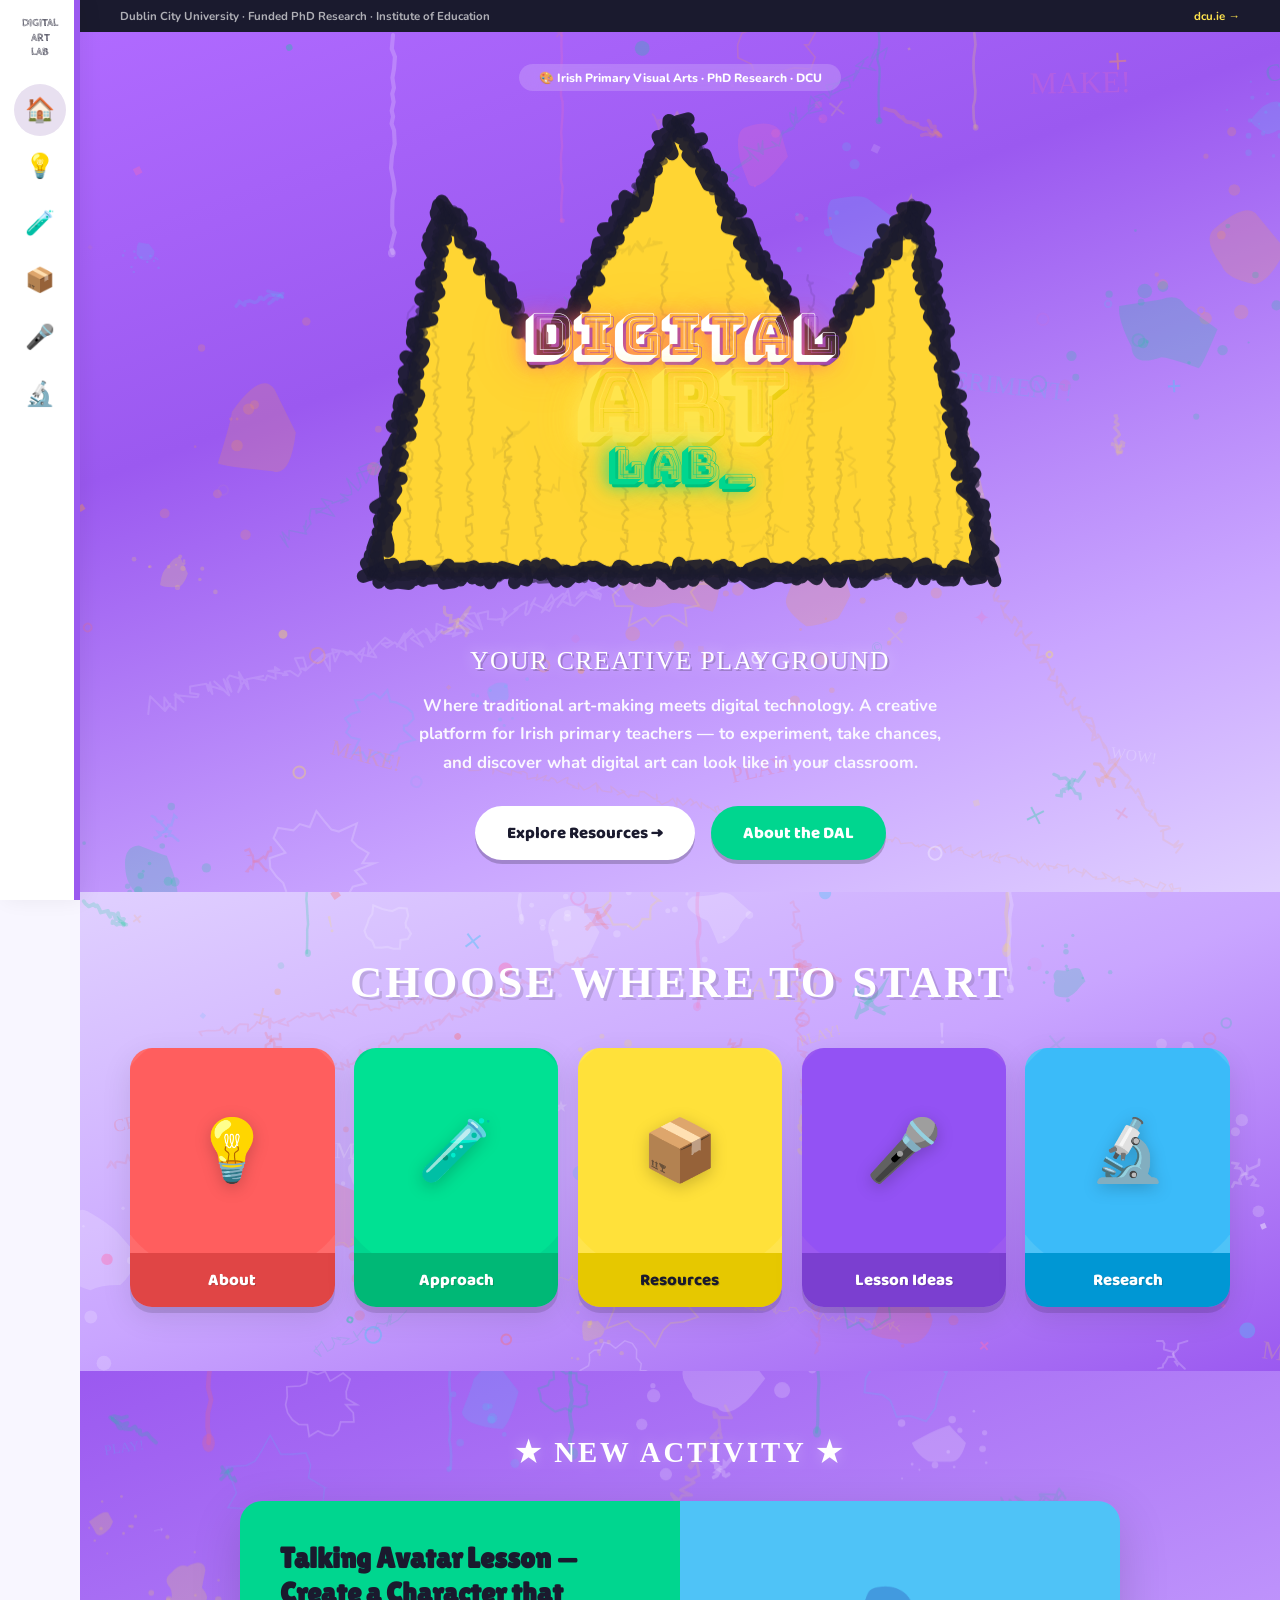
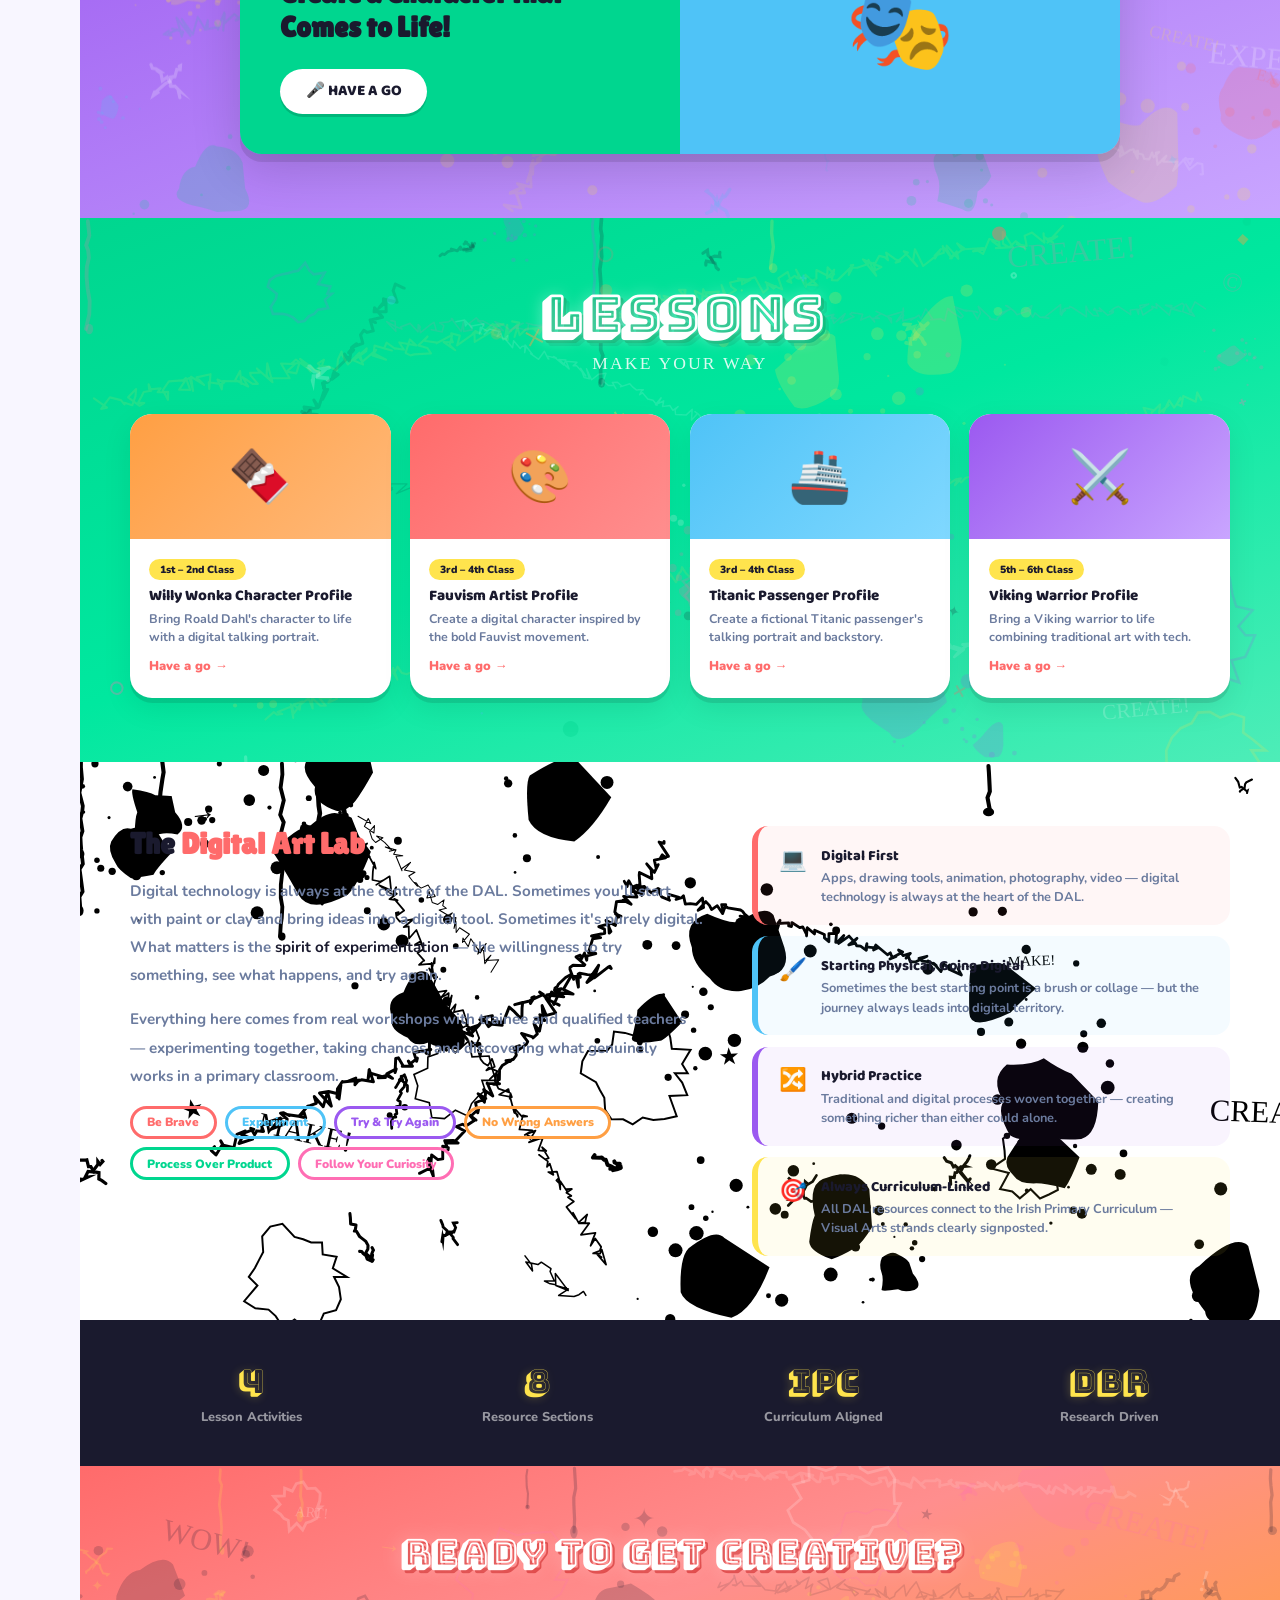
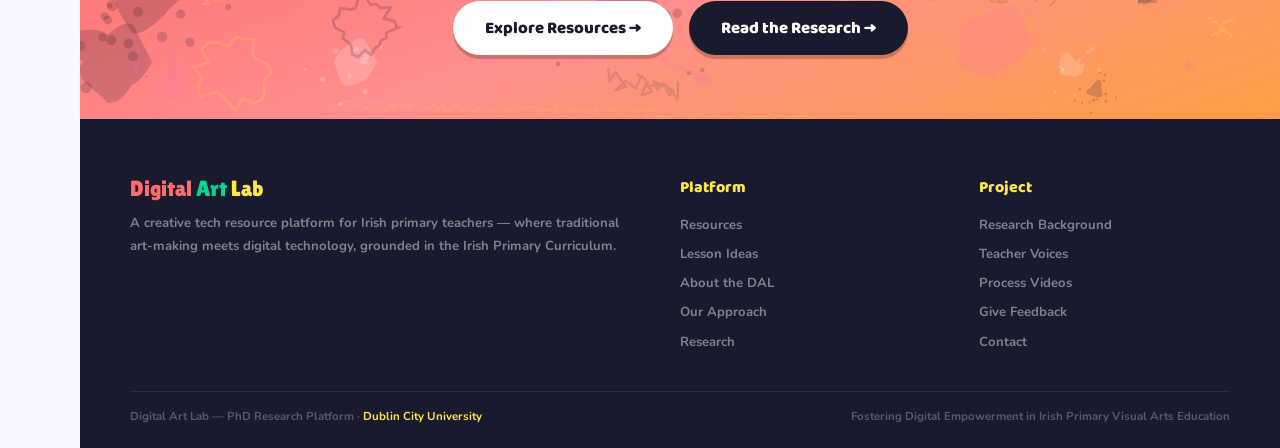
<file: index.html>
<!DOCTYPE html>
<html lang="en">
<head>
<meta charset="UTF-8">
<meta name="viewport" content="width=device-width, initial-scale=1.0">
<title>Digital Art Lab — Your Creative Playground</title>
<link rel="preconnect" href="https://fonts.googleapis.com">
<link href="https://fonts.googleapis.com/css2?family=Baloo+2:wght@600;700;800&family=Nunito:wght@400;600;700;800;900&family=Lilita+One&family=Bungee+Shade&family=Permanent+Marker&family=Cabin+Sketch:wght@700&family=Rubik+Mono+One&display=swap" rel="stylesheet">
<style>
:root{--purple:#9B59F0;--purple-dark:#7B3FD0;--purple-light:#C9A5FF;--green:#00D68F;--green-dark:#00B876;--blue:#4FC3F7;--blue-dark:#0097D4;--coral:#FF6B6B;--coral-dark:#E04545;--yellow:#FFE44D;--yellow-dark:#E6C800;--orange:#FF9F43;--pink:#FF6EB4;--navy:#1A1A2E;--white:#FFFFFF;--bg:#F8F6FF}
*,*::before,*::after{box-sizing:border-box;margin:0;padding:0}html{scroll-behavior:smooth}body{font-family:'Nunito',sans-serif;background:var(--bg);color:var(--navy);overflow-x:hidden}a{text-decoration:none;color:inherit}

.sidebar{position:fixed;left:0;top:0;bottom:0;width:80px;background:var(--white);z-index:200;display:flex;flex-direction:column;align-items:center;padding:1rem 0;box-shadow:4px 0 20px rgba(0,0,0,.06)}
.sidebar::after{content:'';position:absolute;right:0;top:0;bottom:0;width:6px;background:var(--purple)}
.sidebar-logo{font-family:'Cabin Sketch',cursive;font-size:.7rem;text-align:center;line-height:1.3;color:var(--navy);margin-bottom:1.5rem;font-weight:700}.sidebar-logo span{display:block}
.sidebar-nav{display:flex;flex-direction:column;align-items:center;gap:.3rem;list-style:none;flex:1}
.sidebar-nav a{width:52px;height:52px;border-radius:50%;display:flex;align-items:center;justify-content:center;font-size:1.5rem;transition:all .25s;position:relative;color:var(--navy)}
.sidebar-nav a:hover{background:var(--purple-light);transform:scale(1.15)}.sidebar-nav a.active{background:#E8E0F0}
.sidebar-nav a .tip{position:absolute;left:68px;background:var(--navy);color:var(--white);padding:.3rem .8rem;border-radius:8px;font-size:.68rem;font-weight:800;white-space:nowrap;opacity:0;pointer-events:none;transition:all .2s;transform:translateX(-5px);z-index:999}
.sidebar-nav a:hover .tip{opacity:1;transform:translateX(0)}
.main{margin-left:80px}
.dcu-bar{background:var(--navy);padding:.5rem 2.5rem;display:flex;align-items:center;justify-content:space-between;font-size:.72rem;color:rgba(255,255,255,.65);font-weight:700}.dcu-bar a{color:var(--yellow)}

/* HERO */
.hero{position:relative;min-height:95vh;display:flex;flex-direction:column;align-items:center;justify-content:center;text-align:center;overflow:hidden;background:linear-gradient(160deg,#B06AFF 0%,#9B59F0 35%,#C9A5FF 75%,#E0D0FF 100%);padding:2rem}
#heroBg{position:absolute;inset:0;width:100%;height:100%;z-index:0;pointer-events:none}
#heroAnim{position:absolute;inset:0;width:100%;height:100%;z-index:1;pointer-events:none}
.hero-content{position:relative;z-index:2;display:flex;flex-direction:column;align-items:center}
.dcu-badge{display:inline-block;background:rgba(255,255,255,.18);backdrop-filter:blur(10px);padding:.35rem 1.2rem;border-radius:50px;font-size:.75rem;font-weight:800;color:var(--white);margin-bottom:.5rem;animation:fadeUp .6s ease both}

/* CROWN + LOGO — the crown IS the logo container */
.crown-container{position:relative;width:clamp(340px,65vw,700px);aspect-ratio:1.3;margin:0 auto .5rem}
#crownCanvas{position:absolute;inset:0;width:100%;height:100%}
.crown-text{position:absolute;inset:0;display:flex;flex-direction:column;align-items:center;justify-content:center;z-index:2;padding-top:8%}
.logo-digital{font-family:'Bungee Shade',cursive;font-size:clamp(1.8rem,4.5vw,3.8rem);display:block;line-height:1;color:#fff;text-shadow:0 0 15px #FF6B6B,0 0 30px #FF6B6Baa,0 0 60px #FF6B6B55,3px 3px 0 var(--purple-dark);animation:logoIn .8s ease both}
.logo-art{font-family:'Bungee Shade',cursive;font-size:clamp(2.8rem,7vw,5.5rem);display:block;line-height:.85;color:var(--yellow);text-shadow:0 0 15px #FFE44D,0 0 30px #FFE44Dcc,0 0 60px #FFE44D55,4px 4px 0 var(--yellow-dark);animation:logoIn .8s .15s ease both;opacity:0}
.logo-lab{font-family:'Bungee Shade',cursive;font-size:clamp(1.4rem,3.5vw,2.8rem);display:block;line-height:1.1;color:var(--green);text-shadow:0 0 15px #00D68F,0 0 30px #00D68Faa,0 0 60px #00D68F55,3px 3px 0 var(--green-dark);animation:logoIn .8s .3s ease both;opacity:0}
@keyframes logoIn{from{opacity:0;transform:translateY(25px) scale(.92)}to{opacity:1;transform:translateY(0) scale(1)}}
@keyframes neonFlicker{0%,18%,22%,25%,53%,57%,100%{opacity:1}20%,24%,55%{opacity:.7}}
.crown-text{animation:neonFlicker 5s ease-in-out infinite}

.hero-tagline{font-family:'Permanent Marker',cursive;font-size:clamp(1rem,2.2vw,1.6rem);color:var(--white);letter-spacing:.06em;text-shadow:0 0 15px rgba(255,255,255,.5),2px 2px 0 rgba(0,0,0,.2);animation:fadeUp .8s .5s ease both;opacity:0}
.hero-desc{font-size:1.05rem;line-height:1.7;color:rgba(255,255,255,.92);max-width:540px;margin:1rem auto 1.8rem;font-weight:700;animation:fadeUp .8s .65s ease both;opacity:0}
.hero-btns{display:flex;gap:1rem;justify-content:center;flex-wrap:wrap;animation:fadeUp .8s .8s ease both;opacity:0}
@keyframes fadeUp{from{opacity:0;transform:translateY(25px)}to{opacity:1;transform:translateY(0)}}
.btn{padding:.85rem 2rem;border-radius:50px;font-family:'Baloo 2',cursive;font-size:1.05rem;font-weight:800;border:none;cursor:pointer;transition:all .25s;display:inline-flex;align-items:center;gap:.5rem;box-shadow:0 4px 0 rgba(0,0,0,.2)}
.btn:hover{transform:translateY(-3px);box-shadow:0 7px 0 rgba(0,0,0,.15)}.btn:active{transform:translateY(1px);box-shadow:0 2px 0 rgba(0,0,0,.2)}
.btn-white{background:var(--white);color:var(--navy)}.btn-green{background:var(--green);color:var(--white)}.btn-navy{background:var(--navy);color:var(--white)}

/* CHOOSE */
.choose-section{background:linear-gradient(160deg,#E0D0FF,#C9A5FF 50%,#9B59F0);padding:4rem 2.5rem;text-align:center;position:relative;overflow:hidden}
.choose-section canvas{position:absolute;inset:0;width:100%;height:100%;pointer-events:none}
#chooseBg{z-index:0}#chooseAnim{z-index:1}
.choose-title{font-family:'Permanent Marker',cursive;font-size:clamp(1.5rem,3.5vw,2.8rem);color:var(--white);letter-spacing:.06em;margin-bottom:2.5rem;text-shadow:3px 3px 0 rgba(0,0,0,.12);position:relative;z-index:2}
.choose-grid{display:grid;grid-template-columns:repeat(5,1fr);gap:1.2rem;max-width:1100px;margin:0 auto;position:relative;z-index:2}
.choose-card{border-radius:22px;overflow:hidden;transition:all .3s cubic-bezier(.34,1.56,.64,1);cursor:pointer;display:block;box-shadow:0 6px 0 rgba(0,0,0,.12),0 10px 30px rgba(0,0,0,.1)}
.choose-card:hover{transform:translateY(-12px) rotate(-2deg) scale(1.05);box-shadow:0 14px 0 rgba(0,0,0,.08),0 22px 50px rgba(0,0,0,.15)}
.cc-vis{aspect-ratio:1;display:flex;align-items:center;justify-content:center;position:relative;overflow:hidden}
.cc-vis .em{font-size:3.8rem;z-index:1;transition:transform .3s;filter:drop-shadow(0 4px 8px rgba(0,0,0,.2))}.choose-card:hover .em{transform:scale(1.25) rotate(8deg)}
.cc-blob{position:absolute;width:120%;height:120%;border-radius:40%;opacity:.25;animation:cBlob 6s ease-in-out infinite}
@keyframes cBlob{0%,100%{transform:translate(-10%,-10%) rotate(0deg)}50%{transform:translate(5%,5%) rotate(180deg)}}
.cc-lbl{padding:.85rem;font-family:'Baloo 2',cursive;font-size:1.05rem;font-weight:800;color:var(--white);text-shadow:1px 1px 0 rgba(0,0,0,.15)}
.cc-1 .cc-vis{background:var(--coral)}.cc-1 .cc-blob{background:#FF3B3B}.cc-1 .cc-lbl{background:var(--coral-dark)}
.cc-2 .cc-vis{background:var(--green)}.cc-2 .cc-blob{background:#00FF9F}.cc-2 .cc-lbl{background:var(--green-dark)}
.cc-3 .cc-vis{background:var(--yellow)}.cc-3 .cc-blob{background:#FFD700}.cc-3 .cc-lbl{background:var(--yellow-dark);color:var(--navy)}
.cc-4 .cc-vis{background:var(--purple)}.cc-4 .cc-blob{background:#7B3FFF}.cc-4 .cc-lbl{background:var(--purple-dark)}
.cc-5 .cc-vis{background:var(--blue)}.cc-5 .cc-blob{background:#00A5FF}.cc-5 .cc-lbl{background:var(--blue-dark)}

/* FEATURED */
.featured{background:linear-gradient(160deg,#9B59F0,#C9A5FF);padding:4rem 2.5rem;text-align:center;position:relative;overflow:hidden}
.featured canvas{position:absolute;inset:0;width:100%;height:100%;pointer-events:none;z-index:0}
.featured-label{font-family:'Permanent Marker',cursive;font-size:clamp(1.2rem,2.5vw,1.8rem);color:var(--white);letter-spacing:.1em;margin-bottom:2rem;text-shadow:0 0 15px rgba(255,255,255,.3);position:relative;z-index:2}
.featured-card{max-width:880px;margin:0 auto;display:grid;grid-template-columns:1fr 1fr;border-radius:22px;overflow:hidden;box-shadow:0 8px 0 rgba(0,0,0,.1),0 15px 50px rgba(0,0,0,.15);position:relative;z-index:2}
.fc-text{background:var(--green);padding:2.5rem;display:flex;flex-direction:column;justify-content:space-between;text-align:left;gap:1.5rem}
.fc-text h3{font-family:'Lilita One',cursive;font-size:1.8rem;color:var(--navy);line-height:1.2}
.fc-vis{background:var(--blue);display:flex;align-items:center;justify-content:center;font-size:5.5rem;min-height:240px}
.fc-vis .fl-em{animation:emFloat 3s ease-in-out infinite}
@keyframes emFloat{0%,100%{transform:translateY(0) rotate(0)}50%{transform:translateY(-15px) rotate(5deg)}}
.have-a-go{display:inline-flex;align-items:center;gap:.5rem;padding:.65rem 1.6rem;background:var(--white);color:var(--navy);border-radius:50px;font-family:'Baloo 2',cursive;font-size:.95rem;font-weight:800;box-shadow:0 3px 0 rgba(0,0,0,.15);transition:all .2s;border:none;cursor:pointer;width:fit-content}
.have-a-go:hover{transform:translateY(-2px)}

/* LESSONS */
.lessons-section{background:linear-gradient(160deg,var(--green),#00E89F,#4EEDB8);padding:4rem 2.5rem;text-align:center;position:relative;overflow:hidden}
.lessons-section canvas{position:absolute;inset:0;width:100%;height:100%;pointer-events:none}
#lessonsBg{z-index:0}#lessonsAnim{z-index:1}
.s3d{font-family:'Bungee Shade',cursive;font-size:clamp(1.8rem,4.5vw,3.2rem);color:var(--white);text-shadow:0 0 15px rgba(255,255,255,.4),3px 3px 0 var(--green-dark),6px 6px 0 rgba(0,0,0,.08);margin-bottom:.3rem;position:relative;z-index:2}
.s-sub{font-family:'Permanent Marker',cursive;font-size:clamp(.8rem,1.5vw,1.1rem);color:rgba(255,255,255,.85);letter-spacing:.12em;margin-bottom:2.5rem;position:relative;z-index:2}
.lesson-grid{display:grid;grid-template-columns:repeat(4,1fr);gap:1.2rem;max-width:1100px;margin:0 auto;position:relative;z-index:2}
.lesson-card{background:var(--white);border-radius:22px;overflow:hidden;transition:all .3s cubic-bezier(.34,1.56,.64,1);cursor:pointer;display:block;box-shadow:0 5px 0 rgba(0,0,0,.1),0 10px 30px rgba(0,0,0,.08)}
.lesson-card:hover{transform:translateY(-10px) scale(1.03);box-shadow:0 12px 0 rgba(0,0,0,.08),0 20px 45px rgba(0,0,0,.12)}
.lc-top{height:125px;display:flex;align-items:center;justify-content:center;font-size:3.2rem}
.lc-top .le{z-index:1;transition:transform .3s}.lesson-card:hover .le{transform:scale(1.2) rotate(-8deg)}
.lc-1 .lc-top{background:linear-gradient(135deg,var(--orange),#FFB97A)}.lc-2 .lc-top{background:linear-gradient(135deg,var(--coral),#FF8E8E)}.lc-3 .lc-top{background:linear-gradient(135deg,var(--blue),#80D8FF)}.lc-4 .lc-top{background:linear-gradient(135deg,var(--purple),var(--purple-light))}
.lc-body{padding:1.1rem 1.2rem 1.4rem;text-align:left}
.lc-age{display:inline-block;padding:.2rem .7rem;border-radius:50px;font-size:.65rem;font-weight:900;background:var(--yellow);color:var(--navy);margin-bottom:.4rem}
.lc-title{font-family:'Baloo 2',cursive;font-size:.95rem;font-weight:800;color:var(--navy);margin-bottom:.25rem;line-height:1.25}
.lc-desc{font-size:.78rem;line-height:1.5;color:#6B7B9E;font-weight:700}
.lc-cta{display:inline-block;margin-top:.6rem;font-weight:900;font-size:.8rem;color:var(--coral)}

/* ABOUT */
.about-section{background:var(--white);padding:4rem 2.5rem;position:relative;overflow:hidden}
.about-section canvas{position:absolute;inset:0;width:100%;height:100%;pointer-events:none;z-index:0}
.about-inner{max-width:1100px;margin:0 auto;display:grid;grid-template-columns:1.2fr 1fr;gap:3rem;align-items:start;position:relative;z-index:1}
.about-text h2{font-family:'Lilita One',cursive;font-size:1.9rem;color:var(--navy);margin-bottom:1rem}.about-text h2 .acc{color:var(--coral)}
.about-text p{font-size:.95rem;line-height:1.85;color:#6B7B9E;font-weight:700;margin-bottom:1rem}.about-text strong{color:var(--navy)}
.tag-cloud{display:flex;flex-wrap:wrap;gap:.5rem;margin-top:1rem}
.tag{padding:.35rem .9rem;border-radius:50px;font-weight:900;font-size:.75rem;border:3px solid;transition:all .25s;cursor:default}
.tag:hover{transform:scale(1.1) rotate(-3deg)}
.tag:nth-child(1){border-color:var(--coral);color:var(--coral)}.tag:nth-child(2){border-color:var(--blue);color:var(--blue)}.tag:nth-child(3){border-color:var(--purple);color:var(--purple)}.tag:nth-child(4){border-color:var(--orange);color:var(--orange)}.tag:nth-child(5){border-color:var(--green);color:var(--green)}.tag:nth-child(6){border-color:var(--pink);color:var(--pink)}
.fcards{display:flex;flex-direction:column;gap:.7rem}
.fcard{padding:1.1rem 1.3rem;border-radius:16px;display:flex;gap:.9rem;align-items:flex-start;transition:all .25s;cursor:default}
.fcard:hover{transform:translateX(8px)}
.fcard:nth-child(1){background:#FF6B6B10;border-left:6px solid var(--coral)}.fcard:nth-child(2){background:#4FC3F710;border-left:6px solid var(--blue)}.fcard:nth-child(3){background:#9B59F010;border-left:6px solid var(--purple)}.fcard:nth-child(4){background:#FFE44D15;border-left:6px solid var(--yellow)}
.fcard .fi{font-size:1.4rem;flex-shrink:0}.fcard .ft{font-family:'Baloo 2',cursive;font-weight:800;font-size:.9rem;color:var(--navy);margin-bottom:.1rem}.fcard .fb{font-size:.8rem;line-height:1.5;color:#6B7B9E;font-weight:700}

/* STATS */
.stats-bar{background:var(--navy);padding:2.5rem;display:grid;grid-template-columns:repeat(4,1fr);gap:1.5rem;text-align:center}
.stat-num{font-family:'Bungee Shade',cursive;font-size:2rem;color:var(--yellow);text-shadow:0 0 10px #FFE44D55}.stat-label{font-size:.8rem;color:rgba(255,255,255,.55);font-weight:800;margin-top:.3rem}

/* CTA */
.cta-banner{background:linear-gradient(160deg,var(--coral),#FF8E8E,var(--orange));padding:4rem 2.5rem;text-align:center;position:relative;overflow:hidden}
.cta-banner canvas{position:absolute;inset:0;width:100%;height:100%;pointer-events:none;z-index:0}
.cta-banner h2{font-family:'Bungee Shade',cursive;font-size:clamp(1.3rem,3vw,2.2rem);color:var(--white);text-shadow:0 0 20px rgba(255,255,255,.3),3px 3px 0 var(--coral-dark);margin-bottom:1.5rem;position:relative;z-index:2}
.cta-btns{display:flex;gap:1rem;justify-content:center;flex-wrap:wrap;position:relative;z-index:2}

/* FOOTER */
footer{background:var(--navy);color:var(--white);padding:3.5rem 2.5rem 1.5rem}
.footer-grid{display:grid;grid-template-columns:2fr 1fr 1fr;gap:3rem;max-width:1100px;margin:0 auto 2rem}
.f-logo{font-family:'Lilita One',cursive;font-size:1.4rem;margin-bottom:.7rem}.f-logo .c1{color:var(--coral)}.f-logo .c2{color:var(--green)}.f-logo .c3{color:var(--yellow)}
.f-desc{font-size:.82rem;line-height:1.7;color:rgba(255,255,255,.45);font-weight:700}
.f-heading{font-family:'Baloo 2',cursive;font-weight:800;color:var(--yellow);margin-bottom:.8rem}
.f-links{list-style:none}.f-links li{margin-bottom:.45rem}.f-links a{font-size:.82rem;color:rgba(255,255,255,.45);font-weight:700;transition:color .2s}.f-links a:hover{color:var(--yellow)}
.f-bottom{border-top:1px solid rgba(255,255,255,.08);padding-top:1rem;display:flex;justify-content:space-between;flex-wrap:wrap;gap:.5rem;max-width:1100px;margin:0 auto;font-size:.72rem;color:rgba(255,255,255,.28);font-weight:700}.f-bottom a{color:var(--yellow)}

@media(max-width:900px){.sidebar{width:58px}.sidebar-nav a{width:40px;height:40px;font-size:1.1rem}.main{margin-left:58px}.choose-grid{grid-template-columns:repeat(3,1fr)}.lesson-grid{grid-template-columns:1fr 1fr}.featured-card{grid-template-columns:1fr}.about-inner{grid-template-columns:1fr}.stats-bar{grid-template-columns:1fr 1fr}.footer-grid{grid-template-columns:1fr}.hero{min-height:80vh}}
@media(max-width:600px){.sidebar{display:none}.main{margin-left:0}.choose-grid{grid-template-columns:1fr 1fr}.lesson-grid{grid-template-columns:1fr}}
</style>
</head>
<body>
<aside class="sidebar"><div class="sidebar-logo"><span>DIGITAL</span><span>ART</span><span>LAB</span></div>
<ul class="sidebar-nav"><li><a href="index.html" class="active">🏠<span class="tip">Home</span></a></li><li><a href="about.html">💡<span class="tip">About</span></a></li><li><a href="approach.html">🧪<span class="tip">Approach</span></a></li><li><a href="resources.html">📦<span class="tip">Resources</span></a></li><li><a href="talking-avatar.html">🎤<span class="tip">Lessons</span></a></li><li><a href="research.html">🔬<span class="tip">Research</span></a></li></ul></aside>
<div class="main">
<div class="dcu-bar"><span>Dublin City University · Funded PhD Research · Institute of Education</span><a href="https://www.dcu.ie" target="_blank">dcu.ie →</a></div>

<section class="hero">
  <canvas id="heroBg"></canvas><canvas id="heroAnim"></canvas>
  <div class="hero-content">
    <span class="dcu-badge">🎨 Irish Primary Visual Arts · PhD Research · DCU</span>
    <div class="crown-container">
      <canvas id="crownCanvas"></canvas>
      <div class="crown-text">
        <span class="logo-digital">DIGITAL</span>
        <span class="logo-art">ART</span>
        <span class="logo-lab">LAB_</span>
      </div>
    </div>
    <p class="hero-tagline">YOUR CREATIVE PLAYGROUND</p>
    <p class="hero-desc">Where traditional art-making meets digital technology. A creative platform for Irish primary teachers — to experiment, take chances, and discover what digital art can look like in your classroom.</p>
    <div class="hero-btns"><a href="resources.html" class="btn btn-white">Explore Resources →</a><a href="about.html" class="btn btn-green">About the DAL</a></div>
  </div>
</section>

<section class="choose-section"><canvas id="chooseBg"></canvas><canvas id="chooseAnim"></canvas>
  <h2 class="choose-title">CHOOSE WHERE TO START</h2>
  <div class="choose-grid">
    <a href="about.html" class="choose-card cc-1"><div class="cc-vis"><div class="cc-blob"></div><span class="em">💡</span></div><div class="cc-lbl">About</div></a>
    <a href="approach.html" class="choose-card cc-2"><div class="cc-vis"><div class="cc-blob"></div><span class="em">🧪</span></div><div class="cc-lbl">Approach</div></a>
    <a href="resources.html" class="choose-card cc-3"><div class="cc-vis"><div class="cc-blob"></div><span class="em">📦</span></div><div class="cc-lbl">Resources</div></a>
    <a href="talking-avatar.html" class="choose-card cc-4"><div class="cc-vis"><div class="cc-blob"></div><span class="em">🎤</span></div><div class="cc-lbl">Lesson Ideas</div></a>
    <a href="research.html" class="choose-card cc-5"><div class="cc-vis"><div class="cc-blob"></div><span class="em">🔬</span></div><div class="cc-lbl">Research</div></a>
  </div>
</section>

<section class="featured"><canvas id="featuredBg"></canvas>
  <h2 class="featured-label">★ NEW ACTIVITY ★</h2>
  <div class="featured-card"><div class="fc-text"><h3>Talking Avatar Lesson — Create a Character that Comes to Life!</h3><a href="talking-avatar.html" class="have-a-go">🎤 HAVE A GO</a></div><div class="fc-vis"><span class="fl-em">🎭</span></div></div>
</section>

<section class="lessons-section"><canvas id="lessonsBg"></canvas><canvas id="lessonsAnim"></canvas>
  <h2 class="s3d">LESSONS</h2><p class="s-sub">MAKE YOUR WAY</p>
  <div class="lesson-grid">
    <a href="talking-avatar.html" class="lesson-card lc-1"><div class="lc-top"><span class="le">🍫</span></div><div class="lc-body"><span class="lc-age">1st – 2nd Class</span><div class="lc-title">Willy Wonka Character Profile</div><div class="lc-desc">Bring Roald Dahl's character to life with a digital talking portrait.</div><span class="lc-cta">Have a go →</span></div></a>
    <a href="talking-avatar.html" class="lesson-card lc-2"><div class="lc-top"><span class="le">🎨</span></div><div class="lc-body"><span class="lc-age">3rd – 4th Class</span><div class="lc-title">Fauvism Artist Profile</div><div class="lc-desc">Create a digital character inspired by the bold Fauvist movement.</div><span class="lc-cta">Have a go →</span></div></a>
    <a href="talking-avatar.html" class="lesson-card lc-3"><div class="lc-top"><span class="le">🚢</span></div><div class="lc-body"><span class="lc-age">3rd – 4th Class</span><div class="lc-title">Titanic Passenger Profile</div><div class="lc-desc">Create a fictional Titanic passenger's talking portrait and backstory.</div><span class="lc-cta">Have a go →</span></div></a>
    <a href="talking-avatar.html" class="lesson-card lc-4"><div class="lc-top"><span class="le">⚔️</span></div><div class="lc-body"><span class="lc-age">5th – 6th Class</span><div class="lc-title">Viking Warrior Profile</div><div class="lc-desc">Bring a Viking warrior to life combining traditional art with tech.</div><span class="lc-cta">Have a go →</span></div></a>
  </div>
</section>

<section class="about-section"><canvas id="aboutBg"></canvas>
  <div class="about-inner">
    <div class="about-text"><h2>The <span class="acc">Digital Art Lab</span></h2>
      <p>Digital technology is always at the centre of the DAL. Sometimes you'll start with paint or clay and bring ideas into a digital tool. Sometimes it's purely digital. What matters is the <strong>spirit of experimentation</strong> — the willingness to try something, see what happens, and try again.</p>
      <p>Everything here comes from real workshops with trainee and qualified teachers — experimenting together, taking chances, and discovering what genuinely works in a primary classroom.</p>
      <div class="tag-cloud"><span class="tag">Be Brave</span><span class="tag">Experiment</span><span class="tag">Try &amp; Try Again</span><span class="tag">No Wrong Answers</span><span class="tag">Process Over Product</span><span class="tag">Follow Your Curiosity</span></div>
    </div>
    <div class="fcards">
      <div class="fcard"><span class="fi">💻</span><div><div class="ft">Digital First</div><div class="fb">Apps, drawing tools, animation, photography, video — digital technology is always at the heart of the DAL.</div></div></div>
      <div class="fcard"><span class="fi">🖌️</span><div><div class="ft">Starting Physical, Going Digital</div><div class="fb">Sometimes the best starting point is a brush or collage — but the journey always leads into digital territory.</div></div></div>
      <div class="fcard"><span class="fi">🔀</span><div><div class="ft">Hybrid Practice</div><div class="fb">Traditional and digital processes woven together — creating something richer than either could alone.</div></div></div>
      <div class="fcard"><span class="fi">🎯</span><div><div class="ft">Always Curriculum-Linked</div><div class="fb">All DAL resources connect to the Irish Primary Curriculum — Visual Arts strands clearly signposted.</div></div></div>
    </div>
  </div>
</section>

<div class="stats-bar"><div><div class="stat-num">4</div><div class="stat-label">Lesson Activities</div></div><div><div class="stat-num">8</div><div class="stat-label">Resource Sections</div></div><div><div class="stat-num">IPC</div><div class="stat-label">Curriculum Aligned</div></div><div><div class="stat-num">DBR</div><div class="stat-label">Research Driven</div></div></div>

<section class="cta-banner"><canvas id="ctaBg"></canvas><h2>READY TO GET CREATIVE?</h2><div class="cta-btns"><a href="resources.html" class="btn btn-white">Explore Resources →</a><a href="research.html" class="btn btn-navy">Read the Research →</a></div></section>

<footer><div class="footer-grid"><div><div class="f-logo"><span class="c1">Digital </span><span class="c2">Art </span><span class="c3">Lab</span></div><p class="f-desc">A creative tech resource platform for Irish primary teachers — where traditional art-making meets digital technology, grounded in the Irish Primary Curriculum.</p></div><div><p class="f-heading">Platform</p><ul class="f-links"><li><a href="resources.html">Resources</a></li><li><a href="talking-avatar.html">Lesson Ideas</a></li><li><a href="about.html">About the DAL</a></li><li><a href="approach.html">Our Approach</a></li><li><a href="research.html">Research</a></li></ul></div><div><p class="f-heading">Project</p><ul class="f-links"><li><a href="research.html">Research Background</a></li><li><a href="#">Teacher Voices</a></li><li><a href="#">Process Videos</a></li><li><a href="#">Give Feedback</a></li><li><a href="#">Contact</a></li></ul></div></div><div class="f-bottom"><p>Digital Art Lab — PhD Research Platform · <a href="https://www.dcu.ie" target="_blank">Dublin City University</a></p><p>Fostering Digital Empowerment in Irish Primary Visual Arts Education</p></div></footer>
</div>

<script>
// ========== GENERATIVE ART ENGINE ==========
const COLS=['#FFE44D','#FF6B6B','#00D68F','#FF6EB4','#FF9F43','#4FC3F7','#ffffff'];
const rnd=(a,b)=>Math.random()*(b-a)+a;
const pick=a=>a[Math.floor(Math.random()*a.length)];

function jitterLine(ctx,x1,y1,x2,y2,jitter){
  const steps=Math.max(6,Math.hypot(x2-x1,y2-y1)/3);
  ctx.beginPath();ctx.moveTo(x1+rnd(-jitter,jitter),y1+rnd(-jitter,jitter));
  for(let i=1;i<=steps;i++){const t=i/steps;ctx.lineTo(x1+(x2-x1)*t+rnd(-jitter,jitter),y1+(y2-y1)*t+rnd(-jitter,jitter));}
  ctx.stroke();
}
function splatter(ctx,x,y,color,size){
  ctx.fillStyle=color;const pts=Math.floor(rnd(5,9));ctx.beginPath();
  for(let i=0;i<pts;i++){const a=i/pts*Math.PI*2,r=size*(.5+rnd(0,.6));const px=x+Math.cos(a)*r,py=y+Math.sin(a)*r;
  i===0?ctx.moveTo(px,py):ctx.quadraticCurveTo(x+Math.cos(a-.3)*r*rnd(.8,1.4),y+Math.sin(a-.3)*r*rnd(.8,1.4),px,py);}
  ctx.closePath();ctx.fill();
  for(let i=0;i<rnd(8,25);i++){const a=rnd(0,Math.PI*2),d=rnd(size*.4,size*2.5),dr=rnd(1,size*.15);ctx.beginPath();ctx.arc(x+Math.cos(a)*d,y+Math.sin(a)*d,dr,0,Math.PI*2);ctx.fill();}
}
function drip(ctx,x,sy,color,len,w){ctx.strokeStyle=color;ctx.fillStyle=color;ctx.lineWidth=w;ctx.lineCap='round';ctx.beginPath();ctx.moveTo(x,sy);let cy=sy;while(cy<sy+len){cy+=rnd(5,15);ctx.lineTo(x+rnd(-w*.5,w*.5),cy);}ctx.stroke();ctx.beginPath();ctx.ellipse(x+rnd(-2,2),cy,w*rnd(.8,1.5),w*rnd(1,2),0,0,Math.PI*2);ctx.fill();}
function wobblyCircle(ctx,x,y,r,color,lw){ctx.strokeStyle=color;ctx.lineWidth=lw;ctx.beginPath();const pts=Math.floor(rnd(20,35));for(let i=0;i<=pts;i++){const a=i/pts*Math.PI*2,rr=r+rnd(-r*.25,r*.25);i===0?ctx.moveTo(x+Math.cos(a)*rr,y+Math.sin(a)*rr):ctx.lineTo(x+Math.cos(a)*rr,y+Math.sin(a)*rr);}ctx.closePath();ctx.stroke();}
function sketchyX(ctx,x,y,s,color){ctx.strokeStyle=color;ctx.lineWidth=rnd(2,4);ctx.lineCap='round';jitterLine(ctx,x-s,y-s,x+s,y+s,3);jitterLine(ctx,x+s,y-s,x-s,y+s,3);}
function scrawlText(ctx,text,x,y,color,size){ctx.font=size+'px "Permanent Marker",cursive';ctx.fillStyle=color;ctx.save();ctx.translate(x,y);ctx.rotate(rnd(-.3,.3));ctx.fillText(text,0,0);ctx.restore();}
function sketchyArrow(ctx,x,y,ang,len,color){ctx.strokeStyle=color;ctx.lineWidth=rnd(2.5,4);ctx.lineCap='round';ctx.lineJoin='round';const ex=x+Math.cos(ang)*len,ey=y+Math.sin(ang)*len;jitterLine(ctx,x,y,ex,ey,3);const hl=len*.3;jitterLine(ctx,ex,ey,ex+Math.cos(ang+2.7)*hl,ey+Math.sin(ang+2.7)*hl,2);jitterLine(ctx,ex,ey,ex+Math.cos(ang-2.7)*hl,ey+Math.sin(ang-2.7)*hl,2);}

function paintSection(id,colors){
  const c=document.getElementById(id);if(!c)return;const sec=c.parentElement;c.width=sec.offsetWidth;c.height=sec.offsetHeight;
  const ctx=c.getContext('2d'),W=c.width,H=c.height;
  for(let i=0;i<rnd(10,20);i++)splatter(ctx,rnd(0,W),rnd(0,H),pick(colors)+'30',rnd(10,55));
  for(let i=0;i<rnd(3,8);i++)wobblyCircle(ctx,rnd(0,W),rnd(0,H),rnd(15,55),pick(colors)+'30',rnd(1.5,3));
  for(let i=0;i<rnd(4,10);i++)sketchyX(ctx,rnd(0,W),rnd(0,H),rnd(6,16),pick(colors)+'35');
  for(let i=0;i<rnd(3,8);i++)drip(ctx,rnd(0,W),rnd(-5,5),pick(colors)+'35',rnd(20,H*.3),rnd(2,5));
  const ws=['CREATE!','ART!','★','✦','→','MAKE!','!','©','PLAY!','WOW!','EXPERIMENT!'];
  for(let i=0;i<rnd(5,10);i++)scrawlText(ctx,pick(ws),rnd(0,W),rnd(20,H),pick(colors)+'35',rnd(14,32));
  for(let i=0;i<rnd(2,5);i++)sketchyArrow(ctx,rnd(0,W),rnd(0,H),rnd(0,Math.PI*2),rnd(25,60),pick(colors)+'30');
  for(let i=0;i<rnd(3,8);i++){ctx.strokeStyle=pick(colors)+'20';ctx.lineWidth=rnd(1,3);jitterLine(ctx,rnd(0,W),rnd(0,H),rnd(0,W),rnd(0,H),rnd(4,10));}
}

// ========== CROWN ==========
function paintCrown(){
  const container=document.querySelector('.crown-container');
  const c=document.getElementById('crownCanvas');
  // Size canvas to container
  const W=container.offsetWidth, H=container.offsetHeight;
  c.width=W; c.height=H;
  const ctx=c.getContext('2d');

  // Crown geometry — fills most of the container
  const pad=W*.06;
  const bY=H*.88, bL=pad, bR=W-pad;
  const crownW=bR-bL;
  const p1={x:bL+crownW*.12, y:H*.2};  // left peak
  const p2={x:bL+crownW*.5, y:H*.04};   // center peak (tallest)
  const p3={x:bL+crownW*.88, y:H*.2};   // right peak
  const v1={x:bL+crownW*.28, y:H*.48};  // left valley
  const v2={x:bL+crownW*.72, y:H*.48};  // right valley

  // YELLOW FILL — two sloppy overlapping passes
  for(let pass=0;pass<3;pass++){
    ctx.fillStyle=pass===0?'#FFD93D':pass===1?'rgba(255,200,30,.4)':'rgba(255,220,60,.2)';
    const j=pass===0?8:14;
    ctx.beginPath();
    ctx.moveTo(bL+rnd(-j,j), bY+rnd(-j/2,j/2));
    ctx.lineTo(p1.x+rnd(-j,j), p1.y+rnd(-j,j));
    ctx.lineTo(v1.x+rnd(-j,j), v1.y+rnd(-j,j));
    ctx.lineTo(p2.x+rnd(-j,j), p2.y+rnd(-j,j));
    ctx.lineTo(v2.x+rnd(-j,j), v2.y+rnd(-j,j));
    ctx.lineTo(p3.x+rnd(-j,j), p3.y+rnd(-j,j));
    ctx.lineTo(bR+rnd(-j,j), bY+rnd(-j/2,j/2));
    ctx.closePath();ctx.fill();
  }

  // BLACK OUTLINE — multiple rough passes with HIGH jitter
  for(let pass=0;pass<4;pass++){
    const lw=pass===0?rnd(10,14):pass===1?rnd(6,9):rnd(3,5);
    const j=pass===0?10:pass===1?7:5;
    const a=pass===0?'ee':pass===1?'99':'55';
    ctx.strokeStyle='#1A1A2E'+a; ctx.lineWidth=lw; ctx.lineCap='round'; ctx.lineJoin='round';
    // Each segment
    jitterLine(ctx, bL,bY, p1.x,p1.y, j);
    jitterLine(ctx, p1.x,p1.y, v1.x,v1.y, j);
    jitterLine(ctx, v1.x,v1.y, p2.x,p2.y, j);
    jitterLine(ctx, p2.x,p2.y, v2.x,v2.y, j);
    jitterLine(ctx, v2.x,v2.y, p3.x,p3.y, j);
    jitterLine(ctx, p3.x,p3.y, bR,bY, j);
    jitterLine(ctx, bL,bY, bR,bY, j);
  }

  // Hatching inside
  ctx.strokeStyle='rgba(26,26,46,.1)';ctx.lineWidth=2;
  for(let x=bL+35;x<bR-25;x+=rnd(20,45)){
    const topY=bY-rnd(50,bY-H*.25);
    jitterLine(ctx,x+rnd(-4,4),bY-5,x+rnd(-6,6),topY,4);
  }
  // Random scratches
  for(let i=0;i<rnd(5,12);i++){
    ctx.strokeStyle='rgba(26,26,46,.06)';ctx.lineWidth=rnd(1,3);
    const sx=rnd(bL+20,bR-20),sy=rnd(H*.25,bY-10);
    jitterLine(ctx,sx,sy,sx+rnd(-50,50),sy+rnd(-40,40),6);
  }
}

// ========== ANIMATED PARTICLES ==========
class Particle{
  constructor(W,H){this.reset(W,H);this.y=rnd(0,H);}
  reset(W,H){this.x=rnd(0,W);this.y=H+rnd(10,50);this.r=rnd(2,8);this.vx=rnd(-.4,.4);this.vy=rnd(-.8,-.15);this.color=pick(COLS);this.alpha=rnd(.1,.5);this.pulse=rnd(.02,.06);this.phase=rnd(0,Math.PI*2);this.rot=rnd(0,Math.PI*2);this.rotV=rnd(-.02,.02);this.shape=Math.floor(rnd(0,4));}
  update(W,H){this.x+=this.vx;this.y+=this.vy;this.phase+=this.pulse;this.rot+=this.rotV;this.alpha=rnd(.1,.4)+Math.sin(this.phase)*.15;if(this.y<-20||this.x<-20||this.x>W+20)this.reset(W,H);}
  draw(ctx){ctx.save();ctx.translate(this.x,this.y);ctx.rotate(this.rot);ctx.globalAlpha=Math.max(0,this.alpha);
    if(this.shape===0){ctx.beginPath();ctx.arc(0,0,this.r,0,Math.PI*2);ctx.fillStyle=this.color;ctx.fill();}
    else if(this.shape===1){ctx.strokeStyle=this.color;ctx.lineWidth=2;ctx.beginPath();ctx.moveTo(-this.r,-this.r);ctx.lineTo(this.r,this.r);ctx.moveTo(this.r,-this.r);ctx.lineTo(-this.r,this.r);ctx.stroke();}
    else if(this.shape===2){ctx.fillStyle=this.color;ctx.fillRect(-this.r/2,-this.r/2,this.r,this.r);}
    else{ctx.beginPath();ctx.arc(0,0,this.r,0,Math.PI*2);ctx.strokeStyle=this.color;ctx.lineWidth=2;ctx.stroke();}
    ctx.restore();}
}
function initAnimOverlay(id){
  const c=document.getElementById(id);if(!c)return;const sec=c.parentElement;c.width=sec.offsetWidth;c.height=sec.offsetHeight;
  const ctx=c.getContext('2d'),W=c.width,H=c.height;
  const parts=[];for(let i=0;i<50;i++)parts.push(new Particle(W,H));
  (function loop(){ctx.clearRect(0,0,W,H);parts.forEach(p=>{p.update(W,H);p.draw(ctx);});requestAnimationFrame(loop);})();
}

// ========== INIT ==========
function init(){
  paintSection('heroBg',COLS);
  paintCrown();
  paintSection('chooseBg',['#ffffff','#FFE44D','#FF6B6B','#00D68F','#FF6EB4']);
  paintSection('featuredBg',['#ffffff','#FFE44D','#FF6B6B','#00D68F','#4FC3F7']);
  paintSection('lessonsBg',['#ffffff','#FFE44D','#1A1A2E','#FF6EB4','#9B59F0']);
  paintSection('aboutBg',['#9B59F015','#FF6B6B12','#FFE44D12','#00D68F12']);
  paintSection('ctaBg',['#ffffff','#FFE44D','#1A1A2E','#FF6EB4']);
  initAnimOverlay('heroAnim');
  initAnimOverlay('chooseAnim');
  initAnimOverlay('lessonsAnim');
}
window.addEventListener('load',init);
window.addEventListener('resize',()=>{clearTimeout(window._rt);window._rt=setTimeout(init,250);});
</script>
</body>
</html>
</file>
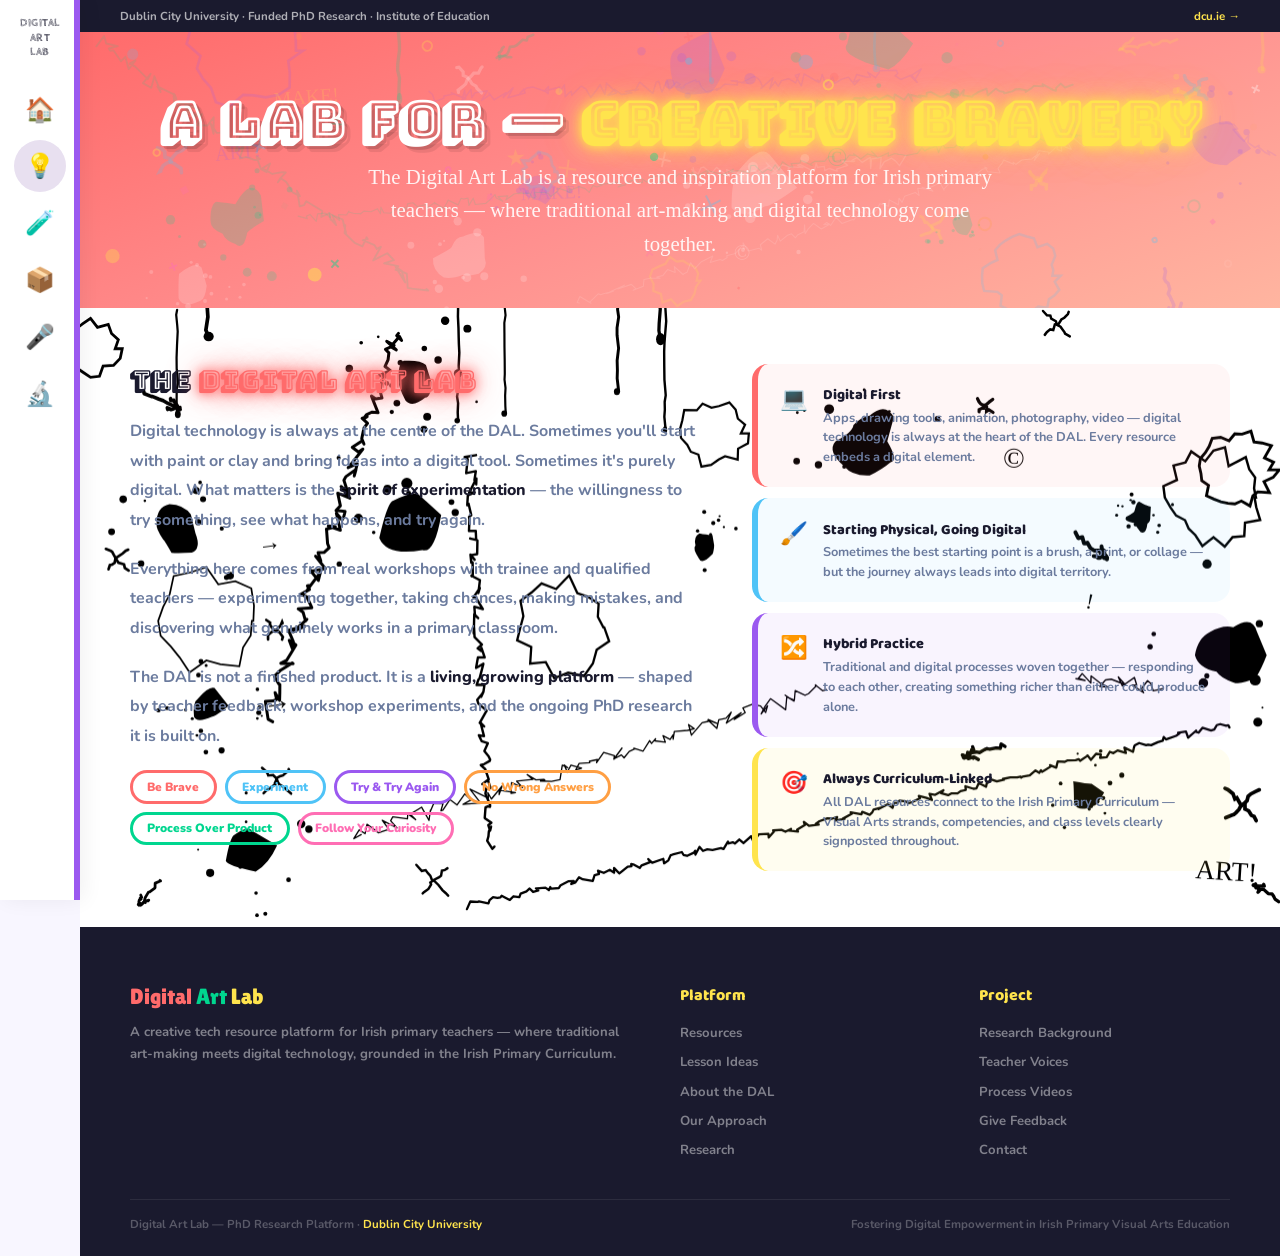
<file: about.html>
<!DOCTYPE html>
<html lang="en"><head><meta charset="UTF-8"><meta name="viewport" content="width=device-width, initial-scale=1.0">
<title>About — Digital Art Lab</title>
<link rel="preconnect" href="https://fonts.googleapis.com">
<link href="https://fonts.googleapis.com/css2?family=Baloo+2:wght@600;700;800&family=Nunito:wght@400;600;700;800;900&family=Lilita+One&family=Bungee+Shade&family=Permanent+Marker&family=Cabin+Sketch:wght@700&family=Rubik+Mono+One&display=swap" rel="stylesheet">
<link rel="stylesheet" href="dal-style.css">
<style>
.page-hero{background:linear-gradient(160deg,#FF6B6B,#FF8E8E,#FFB5A0)}
.about-grid{display:grid;grid-template-columns:1.2fr 1fr;gap:3rem;align-items:start}
.about-story p{font-size:1rem;line-height:1.85;color:#6B7B9E;margin-bottom:1.2rem;font-weight:700}
.about-story strong{color:var(--navy);font-weight:800}
@media(max-width:900px){.about-grid{grid-template-columns:1fr}}
</style></head><body>
<aside class="sidebar"><div class="sidebar-logo"><span>DIGITAL</span><span>ART</span><span>LAB</span></div>
<ul class="sidebar-nav"><li><a href="index.html">🏠<span class="tip">Home</span></a></li><li><a href="about.html" class="active">💡<span class="tip">About</span></a></li><li><a href="approach.html">🧪<span class="tip">Approach</span></a></li><li><a href="resources.html">📦<span class="tip">Resources</span></a></li><li><a href="talking-avatar.html">🎤<span class="tip">Lessons</span></a></li><li><a href="research.html">🔬<span class="tip">Research</span></a></li></ul></aside>
<div class="main">
<div class="dcu-bar"><span>Dublin City University · Funded PhD Research · Institute of Education</span><a href="https://www.dcu.ie" target="_blank">dcu.ie →</a></div>
<div class="page-hero"><canvas id="heroBg"></canvas><canvas id="heroAnim" class="anim-canvas"></canvas>
  <div class="hero-content">
    <h1>A Lab for — <span class="neon-yellow">Creative Bravery</span></h1>
    <p class="subtitle">The Digital Art Lab is a resource and inspiration platform for Irish primary teachers — where traditional art-making and digital technology come together.</p>
  </div>
</div>
<div class="sec" style="background:var(--white)"><canvas id="sec1Bg" style="position:absolute;inset:0;width:100%;height:100%;z-index:0;pointer-events:none"></canvas>
  <div class="inner"><div class="about-grid">
    <div class="about-story">
      <h2 style="font-family:'Bungee Shade',cursive;font-size:1.6rem;color:var(--navy);margin-bottom:1.2rem">The <span class="neon-coral">Digital Art Lab</span></h2>
      <p>Digital technology is always at the centre of the DAL. Sometimes you'll start with paint or clay and bring ideas into a digital tool. Sometimes it's purely digital. What matters is the <strong>spirit of experimentation</strong> — the willingness to try something, see what happens, and try again.</p>
      <p>Everything here comes from real workshops with trainee and qualified teachers — experimenting together, taking chances, making mistakes, and discovering what genuinely works in a primary classroom.</p>
      <p>The DAL is not a finished product. It is a <strong>living, growing platform</strong> — shaped by teacher feedback, workshop experiments, and the ongoing PhD research it is built on.</p>
      <div class="tag-cloud"><span class="tag">Be Brave</span><span class="tag">Experiment</span><span class="tag">Try &amp; Try Again</span><span class="tag">No Wrong Answers</span><span class="tag">Process Over Product</span><span class="tag">Follow Your Curiosity</span></div>
    </div>
    <div style="display:flex;flex-direction:column;gap:.7rem">
      <div class="fcard"><span class="fi">💻</span><div><div class="ft">Digital First</div><div class="fb">Apps, drawing tools, animation, photography, video — digital technology is always at the heart of the DAL. Every resource embeds a digital element.</div></div></div>
      <div class="fcard"><span class="fi">🖌️</span><div><div class="ft">Starting Physical, Going Digital</div><div class="fb">Sometimes the best starting point is a brush, a print, or collage — but the journey always leads into digital territory.</div></div></div>
      <div class="fcard"><span class="fi">🔀</span><div><div class="ft">Hybrid Practice</div><div class="fb">Traditional and digital processes woven together — responding to each other, creating something richer than either could produce alone.</div></div></div>
      <div class="fcard"><span class="fi">🎯</span><div><div class="ft">Always Curriculum-Linked</div><div class="fb">All DAL resources connect to the Irish Primary Curriculum — Visual Arts strands, competencies, and class levels clearly signposted throughout.</div></div></div>
    </div>
  </div></div>
</div>
<footer><div class="footer-grid"><div><div class="f-logo"><span class="c1">Digital </span><span class="c2">Art </span><span class="c3">Lab</span></div><p class="f-desc">A creative tech resource platform for Irish primary teachers — where traditional art-making meets digital technology, grounded in the Irish Primary Curriculum.</p></div><div><p class="f-heading">Platform</p><ul class="f-links"><li><a href="resources.html">Resources</a></li><li><a href="talking-avatar.html">Lesson Ideas</a></li><li><a href="about.html">About the DAL</a></li><li><a href="approach.html">Our Approach</a></li><li><a href="research.html">Research</a></li></ul></div><div><p class="f-heading">Project</p><ul class="f-links"><li><a href="research.html">Research Background</a></li><li><a href="#">Teacher Voices</a></li><li><a href="#">Process Videos</a></li><li><a href="#">Give Feedback</a></li><li><a href="#">Contact</a></li></ul></div></div><div class="f-bottom"><p>Digital Art Lab — PhD Research Platform · <a href="https://www.dcu.ie" target="_blank">Dublin City University</a></p><p>Fostering Digital Empowerment in Irish Primary Visual Arts Education</p></div></footer>
</div>
<script src="dal-art.js"></script>
<script>
function init(){
  paintSection('heroBg',['#ffffff','#FFE44D','#00D68F','#9B59F0','#4FC3F7']);
  paintSection('sec1Bg',['#FF6B6B15','#FFE44D15','#9B59F015','#00D68F15']);
  initAnimatedOverlay('heroAnim');
}
window.addEventListener('load',init);
window.addEventListener('resize',()=>{clearTimeout(window._rt);window._rt=setTimeout(init,200);});
</script></body></html>
</file>
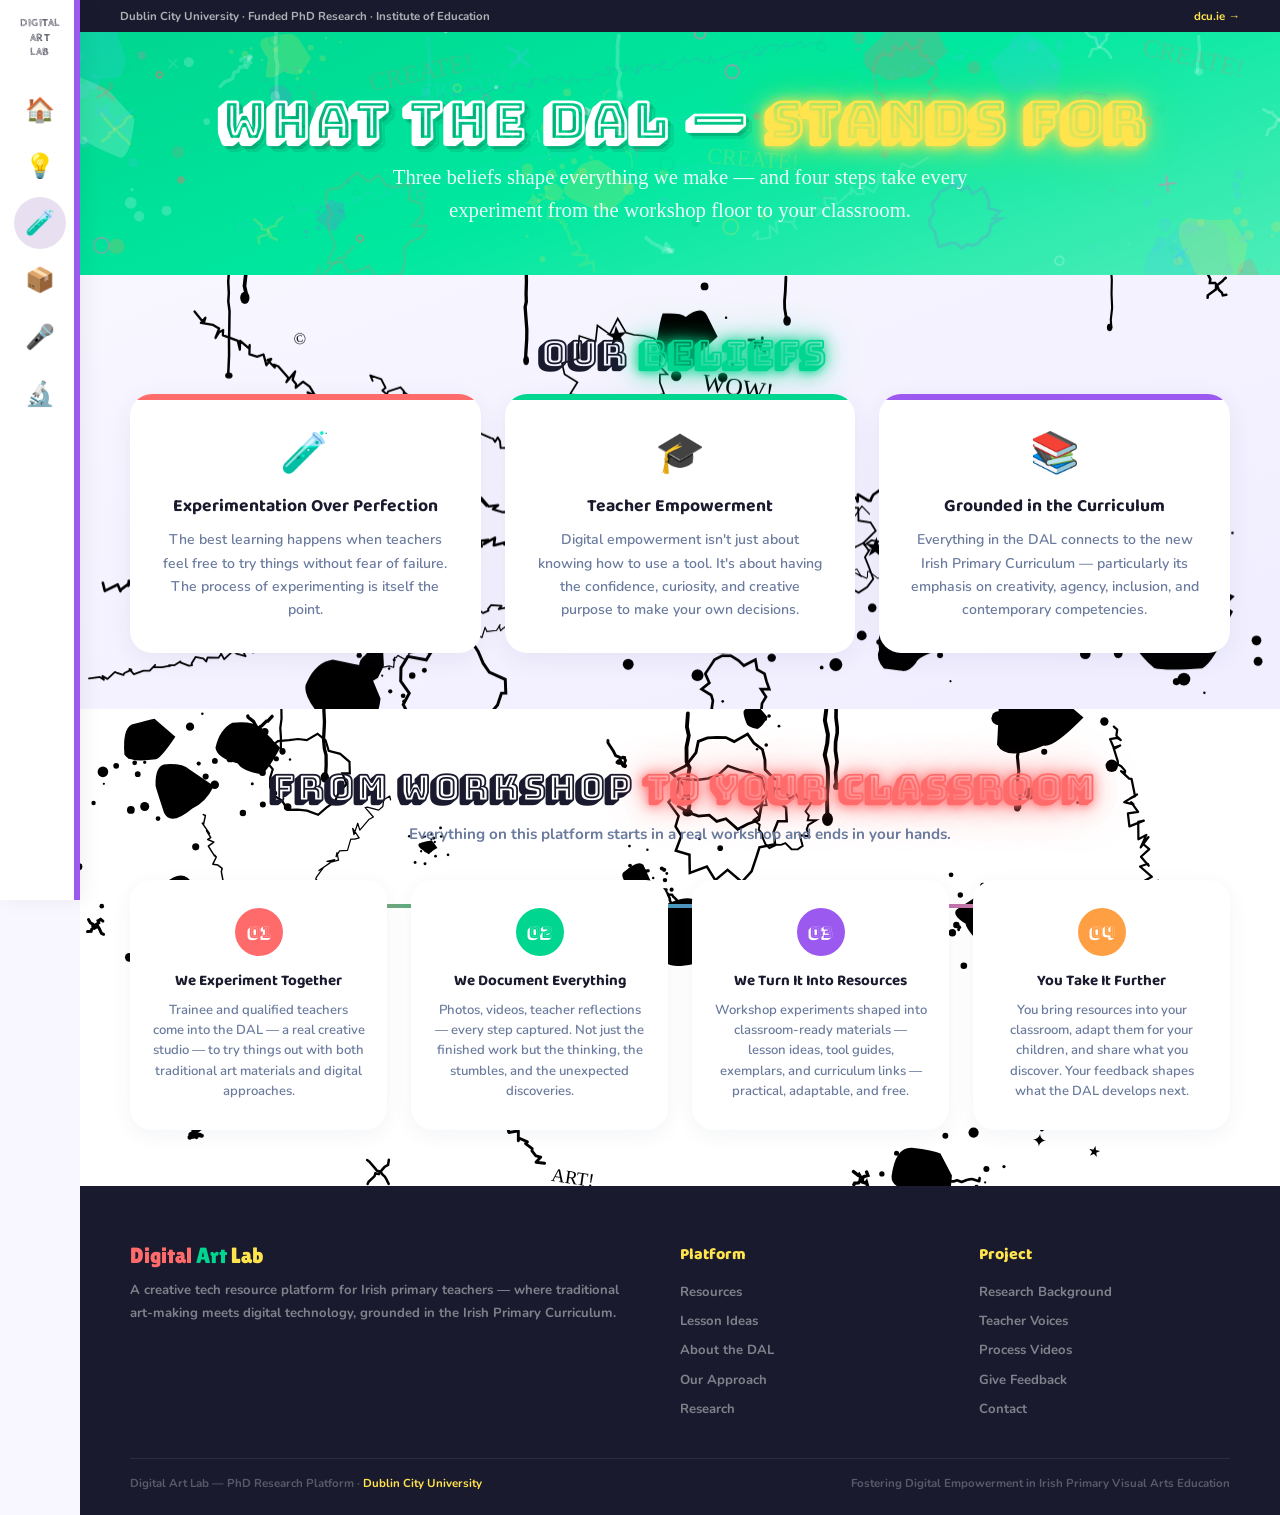
<file: approach.html>
<!DOCTYPE html>
<html lang="en"><head><meta charset="UTF-8"><meta name="viewport" content="width=device-width, initial-scale=1.0">
<title>Approach — Digital Art Lab</title>
<link rel="preconnect" href="https://fonts.googleapis.com">
<link href="https://fonts.googleapis.com/css2?family=Baloo+2:wght@600;700;800&family=Nunito:wght@400;600;700;800;900&family=Lilita+One&family=Bungee+Shade&family=Permanent+Marker&family=Cabin+Sketch:wght@700&family=Rubik+Mono+One&display=swap" rel="stylesheet">
<link rel="stylesheet" href="dal-style.css">
<style>
.page-hero{background:linear-gradient(160deg,#00D68F,#00E89F,#4EEDB8)}
.pgrid{display:grid;grid-template-columns:repeat(3,1fr);gap:1.5rem;margin-top:1rem}
.sgrid{display:grid;grid-template-columns:repeat(4,1fr);gap:1.5rem;margin-top:1rem;position:relative}
.sgrid::before{content:'';position:absolute;top:24px;left:8%;right:8%;height:4px;background:linear-gradient(90deg,var(--coral),var(--green),var(--purple),var(--orange));border-radius:4px;z-index:0}
.scard{position:relative;z-index:1}
@media(max-width:900px){.pgrid{grid-template-columns:1fr}.sgrid{grid-template-columns:1fr 1fr}.sgrid::before{display:none}}
</style></head><body>
<aside class="sidebar"><div class="sidebar-logo"><span>DIGITAL</span><span>ART</span><span>LAB</span></div>
<ul class="sidebar-nav"><li><a href="index.html">🏠<span class="tip">Home</span></a></li><li><a href="about.html">💡<span class="tip">About</span></a></li><li><a href="approach.html" class="active">🧪<span class="tip">Approach</span></a></li><li><a href="resources.html">📦<span class="tip">Resources</span></a></li><li><a href="talking-avatar.html">🎤<span class="tip">Lessons</span></a></li><li><a href="research.html">🔬<span class="tip">Research</span></a></li></ul></aside>
<div class="main">
<div class="dcu-bar"><span>Dublin City University · Funded PhD Research · Institute of Education</span><a href="https://www.dcu.ie" target="_blank">dcu.ie →</a></div>
<div class="page-hero"><canvas id="heroBg"></canvas><canvas id="heroAnim" class="anim-canvas"></canvas>
  <div class="hero-content">
    <h1>What the DAL — <span class="neon-yellow">Stands For</span></h1>
    <p class="subtitle">Three beliefs shape everything we make — and four steps take every experiment from the workshop floor to your classroom.</p>
  </div>
</div>
<div class="sec" style="background:linear-gradient(160deg,#F8F6FF,#F0EEFF)"><canvas id="s1Bg" style="position:absolute;inset:0;width:100%;height:100%;z-index:0;pointer-events:none"></canvas>
  <div class="inner">
    <h2 class="sec-h" style="text-align:center;color:var(--navy)">Our <span class="neon-green">Beliefs</span></h2>
    <div class="pgrid">
      <div class="pcard"><div class="pi">🧪</div><h3 class="pt">Experimentation Over Perfection</h3><p class="pb">The best learning happens when teachers feel free to try things without fear of failure. The process of experimenting is itself the point.</p></div>
      <div class="pcard"><div class="pi">🎓</div><h3 class="pt">Teacher Empowerment</h3><p class="pb">Digital empowerment isn't just about knowing how to use a tool. It's about having the confidence, curiosity, and creative purpose to make your own decisions.</p></div>
      <div class="pcard"><div class="pi">📚</div><h3 class="pt">Grounded in the Curriculum</h3><p class="pb">Everything in the DAL connects to the new Irish Primary Curriculum — particularly its emphasis on creativity, agency, inclusion, and contemporary competencies.</p></div>
    </div>
  </div>
</div>
<div class="sec" style="background:var(--white)"><canvas id="s2Bg" style="position:absolute;inset:0;width:100%;height:100%;z-index:0;pointer-events:none"></canvas>
  <div class="inner">
    <h2 class="sec-h" style="text-align:center;color:var(--navy)">From Workshop <span class="neon-coral">to Your Classroom</span></h2>
    <p class="sec-body" style="text-align:center;margin:0 auto 2rem">Everything on this platform starts in a real workshop and ends in your hands.</p>
    <div class="sgrid">
      <div class="scard"><div class="sn">01</div><h4>We Experiment Together</h4><p>Trainee and qualified teachers come into the DAL — a real creative studio — to try things out with both traditional art materials and digital approaches.</p></div>
      <div class="scard"><div class="sn">02</div><h4>We Document Everything</h4><p>Photos, videos, teacher reflections — every step captured. Not just the finished work but the thinking, the stumbles, and the unexpected discoveries.</p></div>
      <div class="scard"><div class="sn">03</div><h4>We Turn It Into Resources</h4><p>Workshop experiments shaped into classroom-ready materials — lesson ideas, tool guides, exemplars, and curriculum links — practical, adaptable, and free.</p></div>
      <div class="scard"><div class="sn">04</div><h4>You Take It Further</h4><p>You bring resources into your classroom, adapt them for your children, and share what you discover. Your feedback shapes what the DAL develops next.</p></div>
    </div>
  </div>
</div>
<footer><div class="footer-grid"><div><div class="f-logo"><span class="c1">Digital </span><span class="c2">Art </span><span class="c3">Lab</span></div><p class="f-desc">A creative tech resource platform for Irish primary teachers — where traditional art-making meets digital technology, grounded in the Irish Primary Curriculum.</p></div><div><p class="f-heading">Platform</p><ul class="f-links"><li><a href="resources.html">Resources</a></li><li><a href="talking-avatar.html">Lesson Ideas</a></li><li><a href="about.html">About the DAL</a></li><li><a href="approach.html">Our Approach</a></li><li><a href="research.html">Research</a></li></ul></div><div><p class="f-heading">Project</p><ul class="f-links"><li><a href="research.html">Research Background</a></li><li><a href="#">Teacher Voices</a></li><li><a href="#">Process Videos</a></li><li><a href="#">Give Feedback</a></li><li><a href="#">Contact</a></li></ul></div></div><div class="f-bottom"><p>Digital Art Lab — PhD Research Platform · <a href="https://www.dcu.ie" target="_blank">Dublin City University</a></p><p>Fostering Digital Empowerment in Irish Primary Visual Arts Education</p></div></footer>
</div>
<script src="dal-art.js"></script>
<script>
function init(){
  paintSection('heroBg',['#ffffff','#FFE44D','#FF6B6B','#9B59F0','#4FC3F7']);
  paintSection('s1Bg',['#9B59F015','#FF6B6B12','#FFE44D12','#00D68F12']);
  paintSection('s2Bg',['#9B59F010','#FF6B6B10','#FFE44D10','#00D68F10']);
  initAnimatedOverlay('heroAnim');
}
window.addEventListener('load',init);window.addEventListener('resize',()=>{clearTimeout(window._rt);window._rt=setTimeout(init,200);});
</script></body></html>
</file>
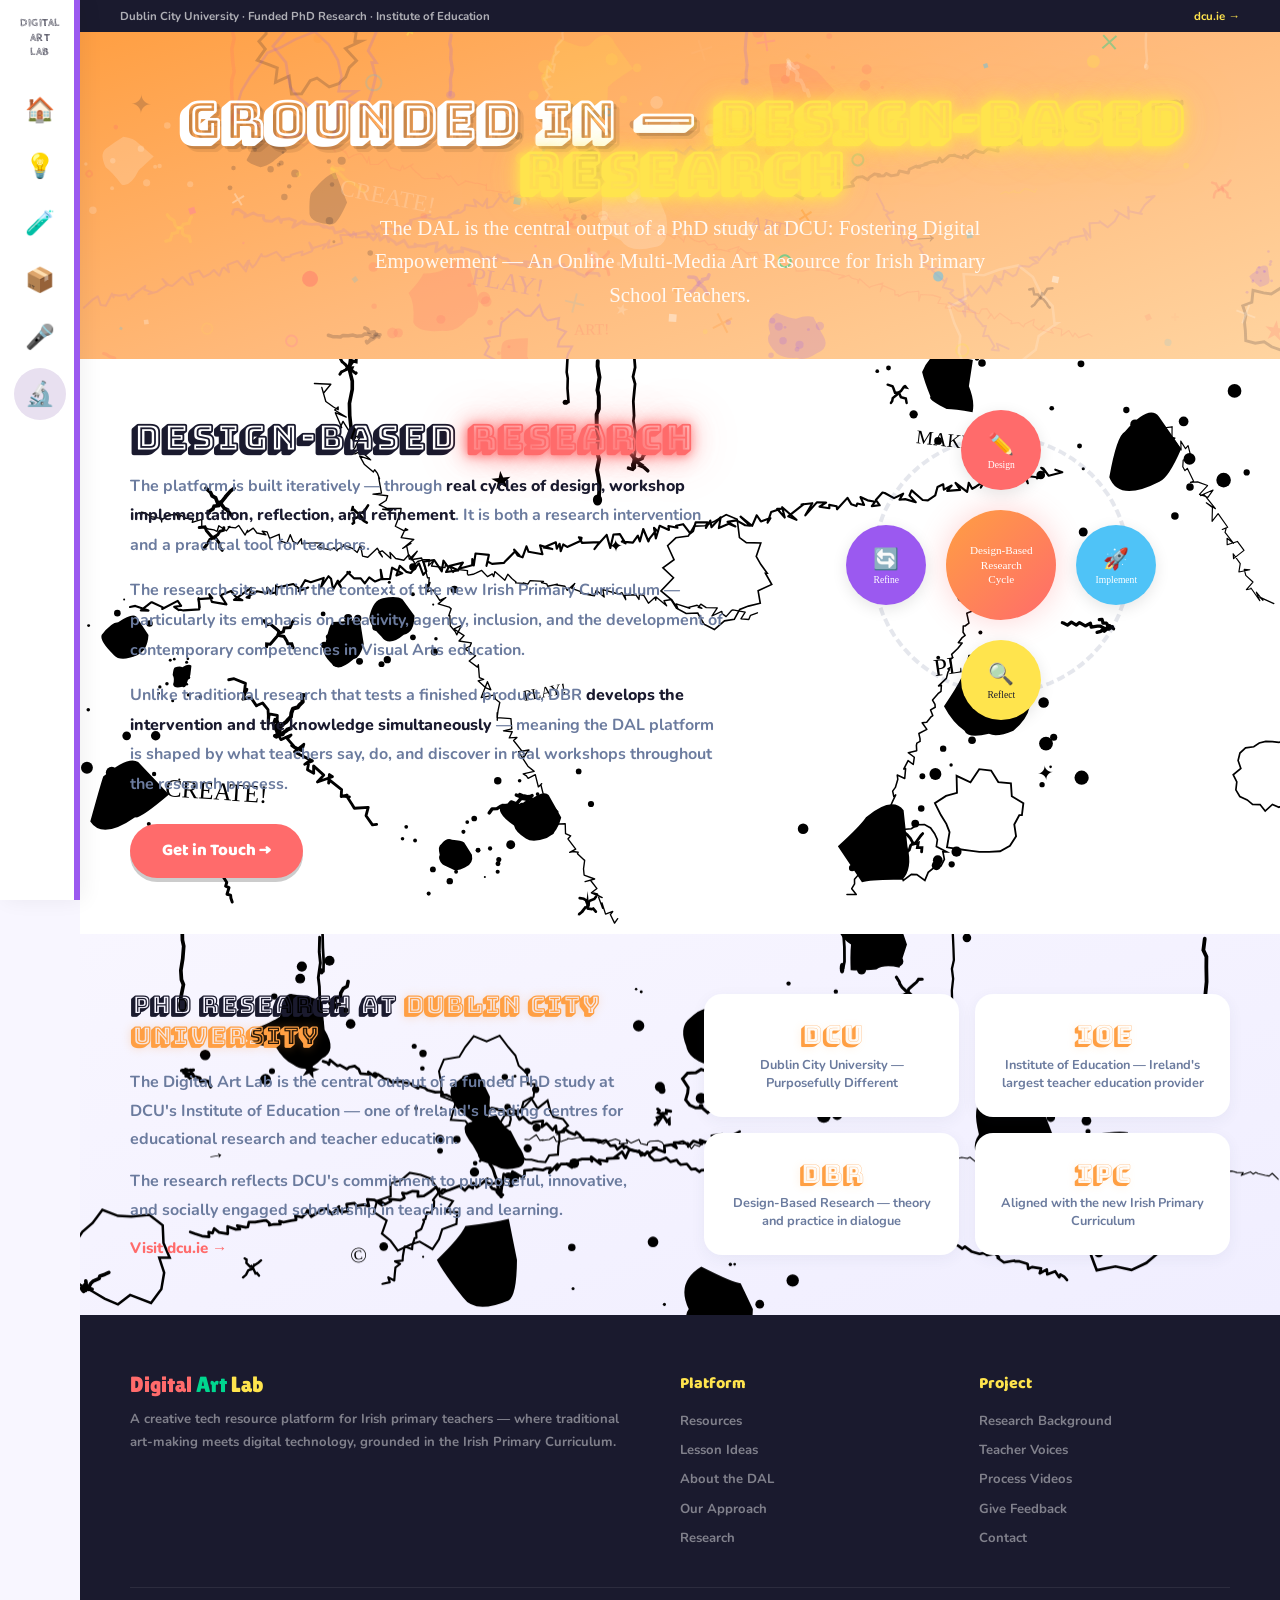
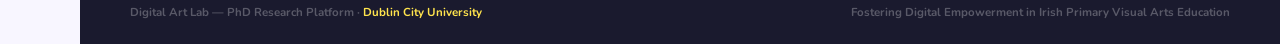
<file: research.html>
<!DOCTYPE html>
<html lang="en"><head><meta charset="UTF-8"><meta name="viewport" content="width=device-width, initial-scale=1.0">
<title>Research — Digital Art Lab</title>
<link rel="preconnect" href="https://fonts.googleapis.com">
<link href="https://fonts.googleapis.com/css2?family=Baloo+2:wght@600;700;800&family=Nunito:wght@400;600;700;800;900&family=Lilita+One&family=Bungee+Shade&family=Permanent+Marker&family=Cabin+Sketch:wght@700&family=Rubik+Mono+One&display=swap" rel="stylesheet">
<link rel="stylesheet" href="dal-style.css">
<style>
.page-hero{background:linear-gradient(160deg,#FF9F43,#FFB97A,#FFD4A0)}
.rgrid{display:grid;grid-template-columns:1.3fr 1fr;gap:3rem;align-items:start}
.rgrid p{font-size:1rem;line-height:1.85;color:#6B7B9E;margin-bottom:1rem;font-weight:700}
.rgrid strong{color:var(--navy);font-weight:800}
.dbr-visual{display:flex;align-items:center;justify-content:center}
.dbr-cycle{position:relative;width:300px;height:300px}
.dbr-center{position:absolute;top:50%;left:50%;transform:translate(-50%,-50%);width:110px;height:110px;border-radius:50%;background:linear-gradient(135deg,var(--orange),var(--coral));display:flex;flex-direction:column;align-items:center;justify-content:center;color:var(--white);text-align:center;box-shadow:0 0 30px rgba(255,107,107,.3);z-index:2}
.dbr-center span{font-family:'Permanent Marker',cursive;font-size:.7rem;line-height:1.3}
.dbr-node{position:absolute;width:80px;height:80px;border-radius:50%;display:flex;flex-direction:column;align-items:center;justify-content:center;gap:.1rem;box-shadow:0 4px 15px rgba(0,0,0,.1);z-index:2;cursor:default;transition:all .3s}
.dbr-node:hover{transform:scale(1.15)}
.dbr-node .di{font-size:1.3rem}.dbr-node .dl{font-family:'Permanent Marker',cursive;font-size:.6rem}
.dn1{top:-5px;left:50%;transform:translateX(-50%);background:var(--coral);color:var(--white)}
.dn2{right:-5px;top:50%;transform:translateY(-50%);background:var(--blue);color:var(--white)}
.dn3{bottom:-5px;left:50%;transform:translateX(-50%);background:var(--yellow);color:var(--navy)}
.dn4{left:-5px;top:50%;transform:translateY(-50%);background:var(--purple);color:var(--white)}
.dbr-ring{position:absolute;inset:20px;border-radius:50%;border:4px dashed rgba(44,62,107,.12);animation:spinSlow 20s linear infinite}
@keyframes spinSlow{from{transform:rotate(0)}to{transform:rotate(360deg)}}
.dcu-block{display:grid;grid-template-columns:1fr 1fr;gap:3rem;align-items:center}
.dcu-block h2{font-family:'Bungee Shade',cursive;font-size:1.5rem;color:var(--navy);margin-bottom:1rem}
.dcu-block h2 span{color:var(--orange);text-shadow:0 0 10px #FF9F4355}
.dcu-block p{font-size:1rem;line-height:1.8;color:#6B7B9E;font-weight:700;margin-bottom:.8rem}
.dcu-facts{display:grid;grid-template-columns:1fr 1fr;gap:1rem}
.df{background:var(--white);border-radius:18px;padding:1.5rem;text-align:center;box-shadow:0 4px 15px rgba(44,62,107,.06);transition:all .25s}
.df:hover{transform:translateY(-4px)}
.df-n{font-family:'Bungee Shade',cursive;font-size:1.6rem;color:var(--orange);text-shadow:0 0 8px #FF9F4333;margin-bottom:.3rem}
.df-l{font-size:.8rem;color:#6B7B9E;font-weight:700;line-height:1.4}
@media(max-width:900px){.rgrid,.dcu-block{grid-template-columns:1fr}.dcu-facts{grid-template-columns:1fr 1fr}}
</style></head><body>
<aside class="sidebar"><div class="sidebar-logo"><span>DIGITAL</span><span>ART</span><span>LAB</span></div>
<ul class="sidebar-nav"><li><a href="index.html">🏠<span class="tip">Home</span></a></li><li><a href="about.html">💡<span class="tip">About</span></a></li><li><a href="approach.html">🧪<span class="tip">Approach</span></a></li><li><a href="resources.html">📦<span class="tip">Resources</span></a></li><li><a href="talking-avatar.html">🎤<span class="tip">Lessons</span></a></li><li><a href="research.html" class="active">🔬<span class="tip">Research</span></a></li></ul></aside>
<div class="main">
<div class="dcu-bar"><span>Dublin City University · Funded PhD Research · Institute of Education</span><a href="https://www.dcu.ie" target="_blank">dcu.ie →</a></div>
<div class="page-hero"><canvas id="heroBg"></canvas><canvas id="heroAnim" class="anim-canvas"></canvas>
  <div class="hero-content"><h1>Grounded in — <span class="neon-yellow">Design-Based Research</span></h1>
  <p class="subtitle">The DAL is the central output of a PhD study at DCU: Fostering Digital Empowerment — An Online Multi-Media Art Resource for Irish Primary School Teachers.</p></div>
</div>
<div class="sec" style="background:var(--white)"><canvas id="s1Bg" style="position:absolute;inset:0;width:100%;height:100%;z-index:0;pointer-events:none"></canvas>
  <div class="inner"><div class="rgrid">
    <div>
      <h2 class="sec-h" style="color:var(--navy)">Design-Based <span class="neon-coral">Research</span></h2>
      <p>The platform is built iteratively — through <strong>real cycles of design, workshop implementation, reflection, and refinement</strong>. It is both a research intervention and a practical tool for teachers.</p>
      <p>The research sits within the context of the new Irish Primary Curriculum — particularly its emphasis on creativity, agency, inclusion, and the development of contemporary competencies in Visual Arts education.</p>
      <p>Unlike traditional research that tests a finished product, DBR <strong>develops the intervention and the knowledge simultaneously</strong> — meaning the DAL platform is shaped by what teachers say, do, and discover in real workshops throughout the research process.</p>
      <a href="mailto:" class="btn btn-coral" style="margin-top:.5rem">Get in Touch →</a>
    </div>
    <div class="dbr-visual"><div class="dbr-cycle"><div class="dbr-ring"></div>
      <div class="dbr-center"><span>Design-Based<br>Research<br>Cycle</span></div>
      <div class="dbr-node dn1"><span class="di">✏️</span><span class="dl">Design</span></div>
      <div class="dbr-node dn2"><span class="di">🚀</span><span class="dl">Implement</span></div>
      <div class="dbr-node dn3"><span class="di">🔍</span><span class="dl">Reflect</span></div>
      <div class="dbr-node dn4"><span class="di">🔄</span><span class="dl">Refine</span></div>
    </div></div>
  </div></div>
</div>
<div class="sec" style="background:linear-gradient(160deg,#F8F6FF,#F0EEFF)"><canvas id="s2Bg" style="position:absolute;inset:0;width:100%;height:100%;z-index:0;pointer-events:none"></canvas>
  <div class="inner"><div class="dcu-block">
    <div><h2>PhD Research at <span>Dublin City University</span></h2>
      <p>The Digital Art Lab is the central output of a funded PhD study at DCU's Institute of Education — one of Ireland's leading centres for educational research and teacher education.</p>
      <p>The research reflects DCU's commitment to purposeful, innovative, and socially engaged scholarship in teaching and learning.</p>
      <a href="https://www.dcu.ie" target="_blank" style="color:var(--coral);font-weight:800;font-size:.95rem">Visit dcu.ie →</a></div>
    <div class="dcu-facts">
      <div class="df"><div class="df-n">DCU</div><div class="df-l">Dublin City University — Purposefully Different</div></div>
      <div class="df"><div class="df-n">IoE</div><div class="df-l">Institute of Education — Ireland's largest teacher education provider</div></div>
      <div class="df"><div class="df-n">DBR</div><div class="df-l">Design-Based Research — theory and practice in dialogue</div></div>
      <div class="df"><div class="df-n">IPC</div><div class="df-l">Aligned with the new Irish Primary Curriculum</div></div>
    </div>
  </div></div>
</div>
<footer><div class="footer-grid"><div><div class="f-logo"><span class="c1">Digital </span><span class="c2">Art </span><span class="c3">Lab</span></div><p class="f-desc">A creative tech resource platform for Irish primary teachers — where traditional art-making meets digital technology, grounded in the Irish Primary Curriculum.</p></div><div><p class="f-heading">Platform</p><ul class="f-links"><li><a href="resources.html">Resources</a></li><li><a href="talking-avatar.html">Lesson Ideas</a></li><li><a href="about.html">About the DAL</a></li><li><a href="approach.html">Our Approach</a></li><li><a href="research.html">Research</a></li></ul></div><div><p class="f-heading">Project</p><ul class="f-links"><li><a href="research.html">Research Background</a></li><li><a href="#">Teacher Voices</a></li><li><a href="#">Process Videos</a></li><li><a href="#">Give Feedback</a></li><li><a href="#">Contact</a></li></ul></div></div><div class="f-bottom"><p>Digital Art Lab — PhD Research Platform · <a href="https://www.dcu.ie" target="_blank">Dublin City University</a></p><p>Fostering Digital Empowerment in Irish Primary Visual Arts Education</p></div></footer>
</div>
<script src="dal-art.js"></script>
<script>
function init(){
  paintSection('heroBg',['#ffffff','#FFE44D','#FF6B6B','#9B59F0','#1A1A2E']);
  paintSection('s1Bg',['#FF9F4310','#FF6B6B10','#FFE44D10','#9B59F010']);
  paintSection('s2Bg',['#9B59F010','#FF6B6B10','#FFE44D10','#00D68F10']);
  initAnimatedOverlay('heroAnim');
}
window.addEventListener('load',init);window.addEventListener('resize',()=>{clearTimeout(window._rt);window._rt=setTimeout(init,200);});
</script></body></html>
</file>
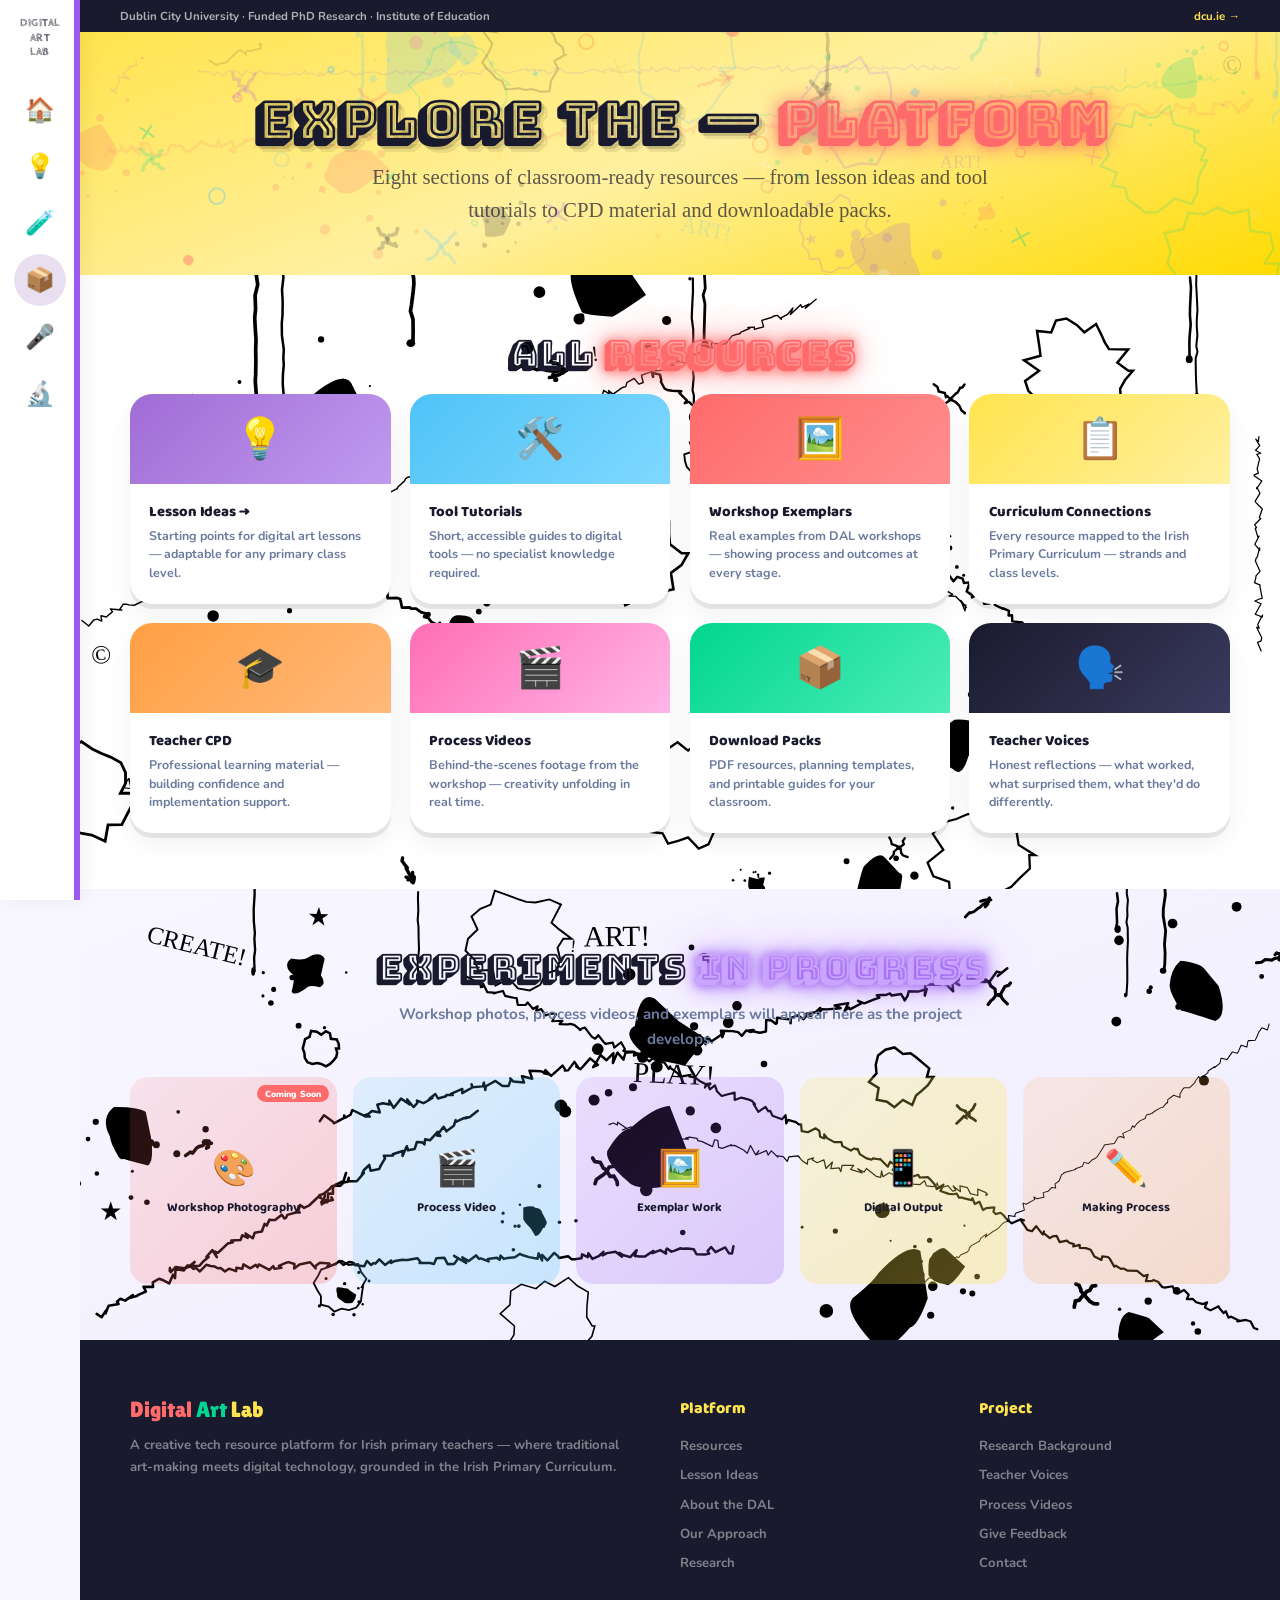
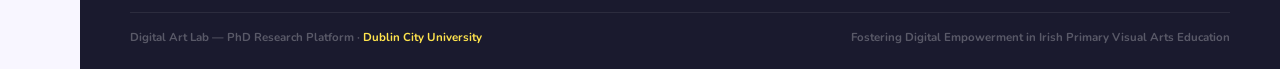
<file: resources.html>
<!DOCTYPE html>
<html lang="en"><head><meta charset="UTF-8"><meta name="viewport" content="width=device-width, initial-scale=1.0">
<title>Resources — Digital Art Lab</title>
<link rel="preconnect" href="https://fonts.googleapis.com">
<link href="https://fonts.googleapis.com/css2?family=Baloo+2:wght@600;700;800&family=Nunito:wght@400;600;700;800;900&family=Lilita+One&family=Bungee+Shade&family=Permanent+Marker&family=Cabin+Sketch:wght@700&family=Rubik+Mono+One&display=swap" rel="stylesheet">
<link rel="stylesheet" href="dal-style.css">
<style>
.page-hero{background:linear-gradient(160deg,#FFE44D,#FFF0A0,#FFDA00)}
.page-hero h1{color:var(--navy)}.page-hero .subtitle{color:rgba(26,26,46,.7)}
.rgrid{display:grid;grid-template-columns:repeat(4,1fr);gap:1.2rem;margin-top:1rem}
.rcard{background:var(--white);border-radius:22px;overflow:hidden;box-shadow:0 5px 0 rgba(0,0,0,.08),0 10px 25px rgba(0,0,0,.06);transition:all .3s cubic-bezier(.34,1.56,.64,1);cursor:pointer;display:block}
.rcard:hover{transform:translateY(-10px) scale(1.03);box-shadow:0 12px 0 rgba(0,0,0,.06),0 20px 40px rgba(0,0,0,.1)}
.rc-top{height:90px;display:flex;align-items:center;justify-content:center;font-size:2.5rem}
.rc-top .re{transition:transform .3s}
.rcard:hover .re{transform:scale(1.2) rotate(8deg)}
.rcard:nth-child(1) .rc-top{background:linear-gradient(135deg,#A06CD5,#C09AEF)}.rcard:nth-child(2) .rc-top{background:linear-gradient(135deg,#4FC3F7,#80D8FF)}.rcard:nth-child(3) .rc-top{background:linear-gradient(135deg,#FF6B6B,#FF8E8E)}.rcard:nth-child(4) .rc-top{background:linear-gradient(135deg,#FFE44D,#FFF0A0)}.rcard:nth-child(5) .rc-top{background:linear-gradient(135deg,#FF9F43,#FFB97A)}.rcard:nth-child(6) .rc-top{background:linear-gradient(135deg,#FF6EB4,#FFB5E8)}.rcard:nth-child(7) .rc-top{background:linear-gradient(135deg,#00D68F,#4EEDB8)}.rcard:nth-child(8) .rc-top{background:linear-gradient(135deg,#1A1A2E,#3A3A5E)}
.rc-body{padding:1rem 1.2rem 1.3rem}.rc-title{font-family:'Baloo 2',cursive;font-size:.92rem;font-weight:800;color:var(--navy);margin-bottom:.2rem}.rc-desc{font-size:.78rem;line-height:1.5;color:#6B7B9E;font-weight:700}
.ggrid{display:grid;grid-template-columns:repeat(5,1fr);gap:1rem;margin-top:1rem}
.gcell{aspect-ratio:1;border-radius:18px;display:flex;flex-direction:column;align-items:center;justify-content:center;gap:.4rem;transition:all .25s;position:relative;overflow:hidden;cursor:default}
.gcell:hover{transform:scale(1.05)}
.gcell:nth-child(1){background:linear-gradient(135deg,#FF6B6B22,#FF6B6B44)}.gcell:nth-child(2){background:linear-gradient(135deg,#4FC3F722,#4FC3F744)}.gcell:nth-child(3){background:linear-gradient(135deg,#9B59F022,#9B59F044)}.gcell:nth-child(4){background:linear-gradient(135deg,#FFE44D33,#FFE44D55)}.gcell:nth-child(5){background:linear-gradient(135deg,#FF9F4322,#FF9F4344)}
.gcell .ge{font-size:2.2rem}.gcell .gl{font-family:'Baloo 2',cursive;font-size:.78rem;font-weight:700;color:var(--navy)}.gc-badge{position:absolute;top:.5rem;right:.5rem;background:var(--coral);color:var(--white);font-size:.55rem;font-weight:900;padding:.15rem .5rem;border-radius:50px}
@media(max-width:900px){.rgrid{grid-template-columns:1fr 1fr}.ggrid{grid-template-columns:repeat(3,1fr)}}
@media(max-width:600px){.rgrid{grid-template-columns:1fr}.ggrid{grid-template-columns:1fr 1fr}}
</style></head><body>
<aside class="sidebar"><div class="sidebar-logo"><span>DIGITAL</span><span>ART</span><span>LAB</span></div>
<ul class="sidebar-nav"><li><a href="index.html">🏠<span class="tip">Home</span></a></li><li><a href="about.html">💡<span class="tip">About</span></a></li><li><a href="approach.html">🧪<span class="tip">Approach</span></a></li><li><a href="resources.html" class="active">📦<span class="tip">Resources</span></a></li><li><a href="talking-avatar.html">🎤<span class="tip">Lessons</span></a></li><li><a href="research.html">🔬<span class="tip">Research</span></a></li></ul></aside>
<div class="main">
<div class="dcu-bar"><span>Dublin City University · Funded PhD Research · Institute of Education</span><a href="https://www.dcu.ie" target="_blank">dcu.ie →</a></div>
<div class="page-hero"><canvas id="heroBg"></canvas><canvas id="heroAnim" class="anim-canvas"></canvas>
  <div class="hero-content"><h1>Explore the — <span style="color:var(--coral);text-shadow:0 0 15px #FF6B6B,0 0 30px #FF6B6B55">Platform</span></h1>
  <p class="subtitle">Eight sections of classroom-ready resources — from lesson ideas and tool tutorials to CPD material and downloadable packs.</p></div>
</div>
<div class="sec" style="background:var(--white)"><canvas id="s1Bg" style="position:absolute;inset:0;width:100%;height:100%;z-index:0;pointer-events:none"></canvas>
  <div class="inner"><h2 class="sec-h" style="text-align:center;color:var(--navy)">All <span class="neon-coral">Resources</span></h2>
  <div class="rgrid">
    <a href="talking-avatar.html" class="rcard"><div class="rc-top"><span class="re">💡</span></div><div class="rc-body"><div class="rc-title">Lesson Ideas →</div><div class="rc-desc">Starting points for digital art lessons — adaptable for any primary class level.</div></div></a>
    <div class="rcard"><div class="rc-top"><span class="re">🛠️</span></div><div class="rc-body"><div class="rc-title">Tool Tutorials</div><div class="rc-desc">Short, accessible guides to digital tools — no specialist knowledge required.</div></div></div>
    <div class="rcard"><div class="rc-top"><span class="re">🖼️</span></div><div class="rc-body"><div class="rc-title">Workshop Exemplars</div><div class="rc-desc">Real examples from DAL workshops — showing process and outcomes at every stage.</div></div></div>
    <div class="rcard"><div class="rc-top"><span class="re">📋</span></div><div class="rc-body"><div class="rc-title">Curriculum Connections</div><div class="rc-desc">Every resource mapped to the Irish Primary Curriculum — strands and class levels.</div></div></div>
    <div class="rcard"><div class="rc-top"><span class="re">🎓</span></div><div class="rc-body"><div class="rc-title">Teacher CPD</div><div class="rc-desc">Professional learning material — building confidence and implementation support.</div></div></div>
    <div class="rcard"><div class="rc-top"><span class="re">🎬</span></div><div class="rc-body"><div class="rc-title">Process Videos</div><div class="rc-desc">Behind-the-scenes footage from the workshop — creativity unfolding in real time.</div></div></div>
    <div class="rcard"><div class="rc-top"><span class="re">📦</span></div><div class="rc-body"><div class="rc-title">Download Packs</div><div class="rc-desc">PDF resources, planning templates, and printable guides for your classroom.</div></div></div>
    <div class="rcard"><div class="rc-top"><span class="re">🗣️</span></div><div class="rc-body"><div class="rc-title">Teacher Voices</div><div class="rc-desc">Honest reflections — what worked, what surprised them, what they'd do differently.</div></div></div>
  </div></div>
</div>
<div class="sec" style="background:linear-gradient(160deg,#F8F6FF,#F0EEFF)"><canvas id="s2Bg" style="position:absolute;inset:0;width:100%;height:100%;z-index:0;pointer-events:none"></canvas>
  <div class="inner"><h2 class="sec-h" style="text-align:center;color:var(--navy)">Experiments <span class="neon-purple">in Progress</span></h2>
  <p class="sec-body" style="text-align:center;margin:0 auto 1.5rem">Workshop photos, process videos, and exemplars will appear here as the project develops.</p>
  <div class="ggrid">
    <div class="gcell"><span class="gc-badge">Coming Soon</span><span class="ge">🎨</span><span class="gl">Workshop Photography</span></div>
    <div class="gcell"><span class="ge">🎬</span><span class="gl">Process Video</span></div>
    <div class="gcell"><span class="ge">🖼️</span><span class="gl">Exemplar Work</span></div>
    <div class="gcell"><span class="ge">📱</span><span class="gl">Digital Output</span></div>
    <div class="gcell"><span class="ge">✏️</span><span class="gl">Making Process</span></div>
  </div></div>
</div>
<footer><div class="footer-grid"><div><div class="f-logo"><span class="c1">Digital </span><span class="c2">Art </span><span class="c3">Lab</span></div><p class="f-desc">A creative tech resource platform for Irish primary teachers — where traditional art-making meets digital technology, grounded in the Irish Primary Curriculum.</p></div><div><p class="f-heading">Platform</p><ul class="f-links"><li><a href="resources.html">Resources</a></li><li><a href="talking-avatar.html">Lesson Ideas</a></li><li><a href="about.html">About the DAL</a></li><li><a href="approach.html">Our Approach</a></li><li><a href="research.html">Research</a></li></ul></div><div><p class="f-heading">Project</p><ul class="f-links"><li><a href="research.html">Research Background</a></li><li><a href="#">Teacher Voices</a></li><li><a href="#">Process Videos</a></li><li><a href="#">Give Feedback</a></li><li><a href="#">Contact</a></li></ul></div></div><div class="f-bottom"><p>Digital Art Lab — PhD Research Platform · <a href="https://www.dcu.ie" target="_blank">Dublin City University</a></p><p>Fostering Digital Empowerment in Irish Primary Visual Arts Education</p></div></footer>
</div>
<script src="dal-art.js"></script>
<script>
function init(){
  paintSection('heroBg',['#FF6B6B','#9B59F0','#00D68F','#1A1A2E','#4FC3F7']);
  paintSection('s1Bg',['#9B59F010','#FF6B6B10','#FFE44D10','#00D68F10']);
  paintSection('s2Bg',['#9B59F012','#FF6B6B12','#FFE44D12','#00D68F12']);
  initAnimatedOverlay('heroAnim');
}
window.addEventListener('load',init);window.addEventListener('resize',()=>{clearTimeout(window._rt);window._rt=setTimeout(init,200);});
</script></body></html>
</file>
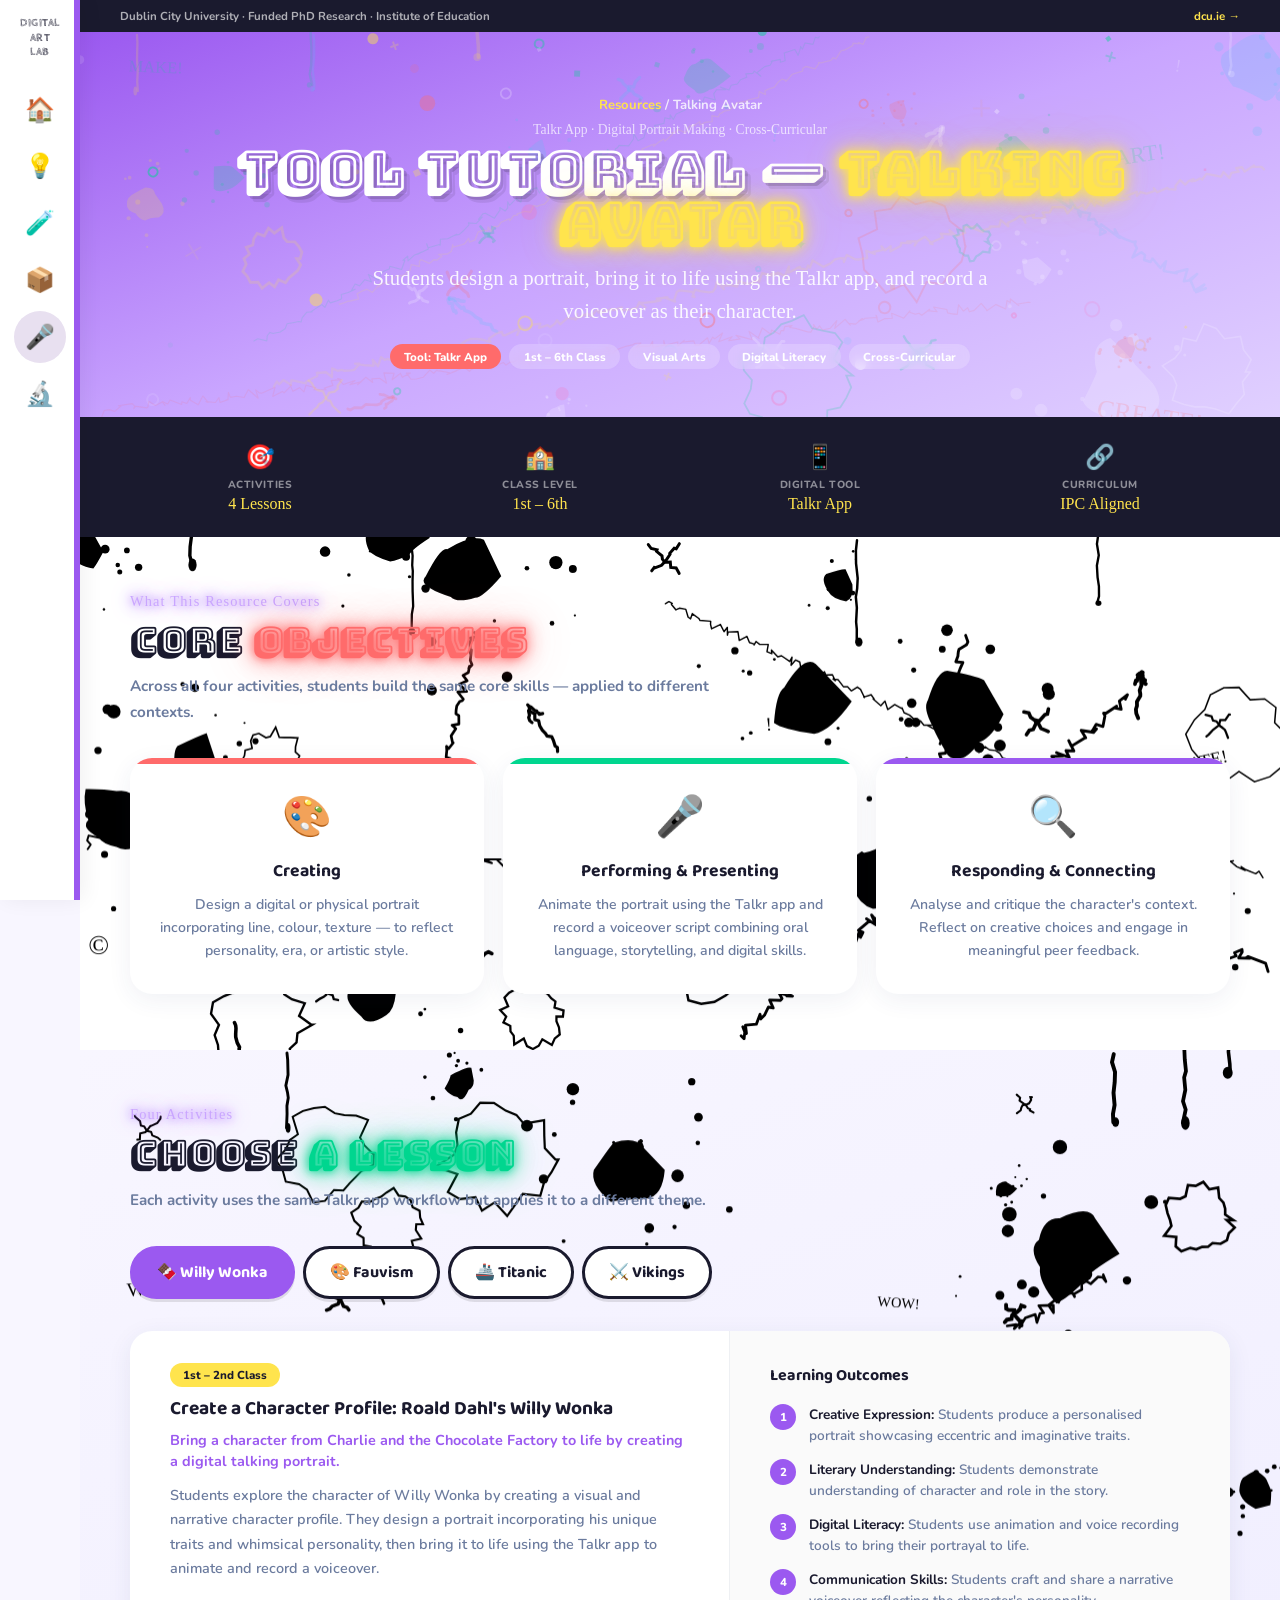
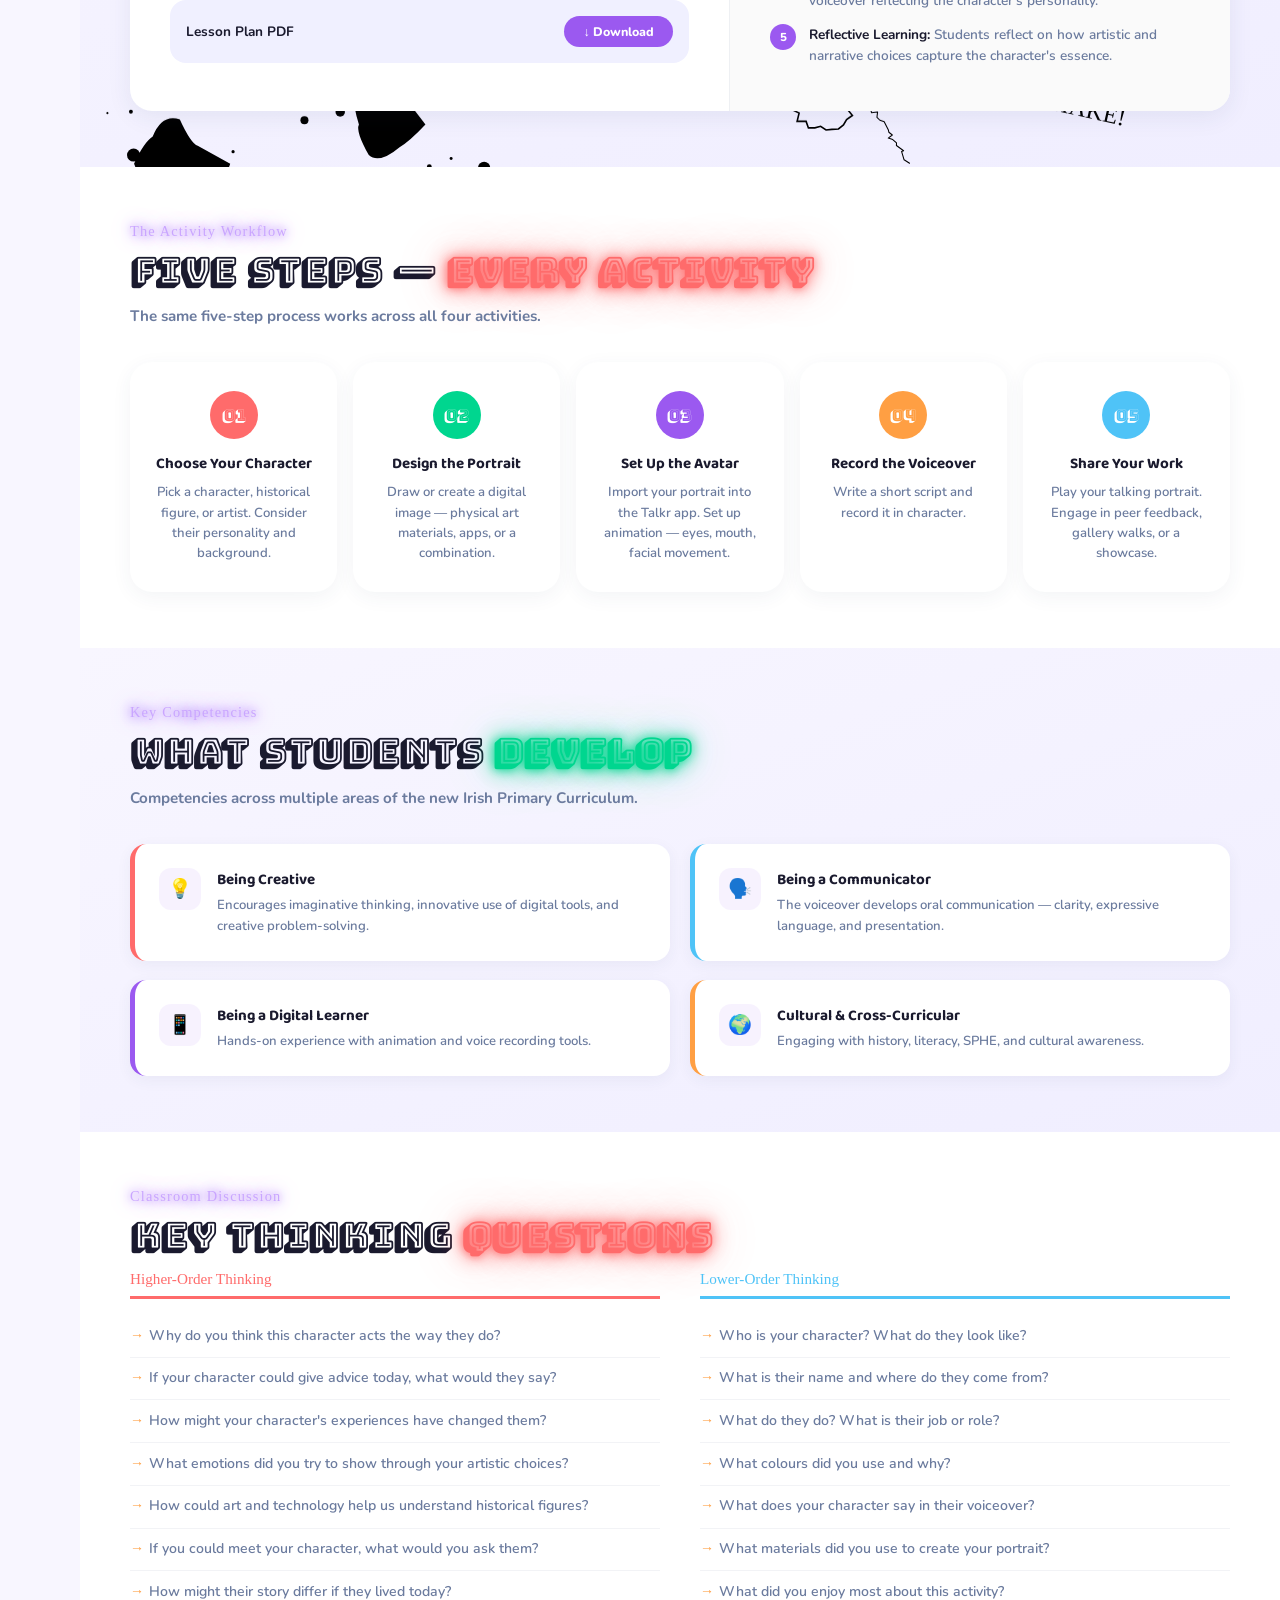
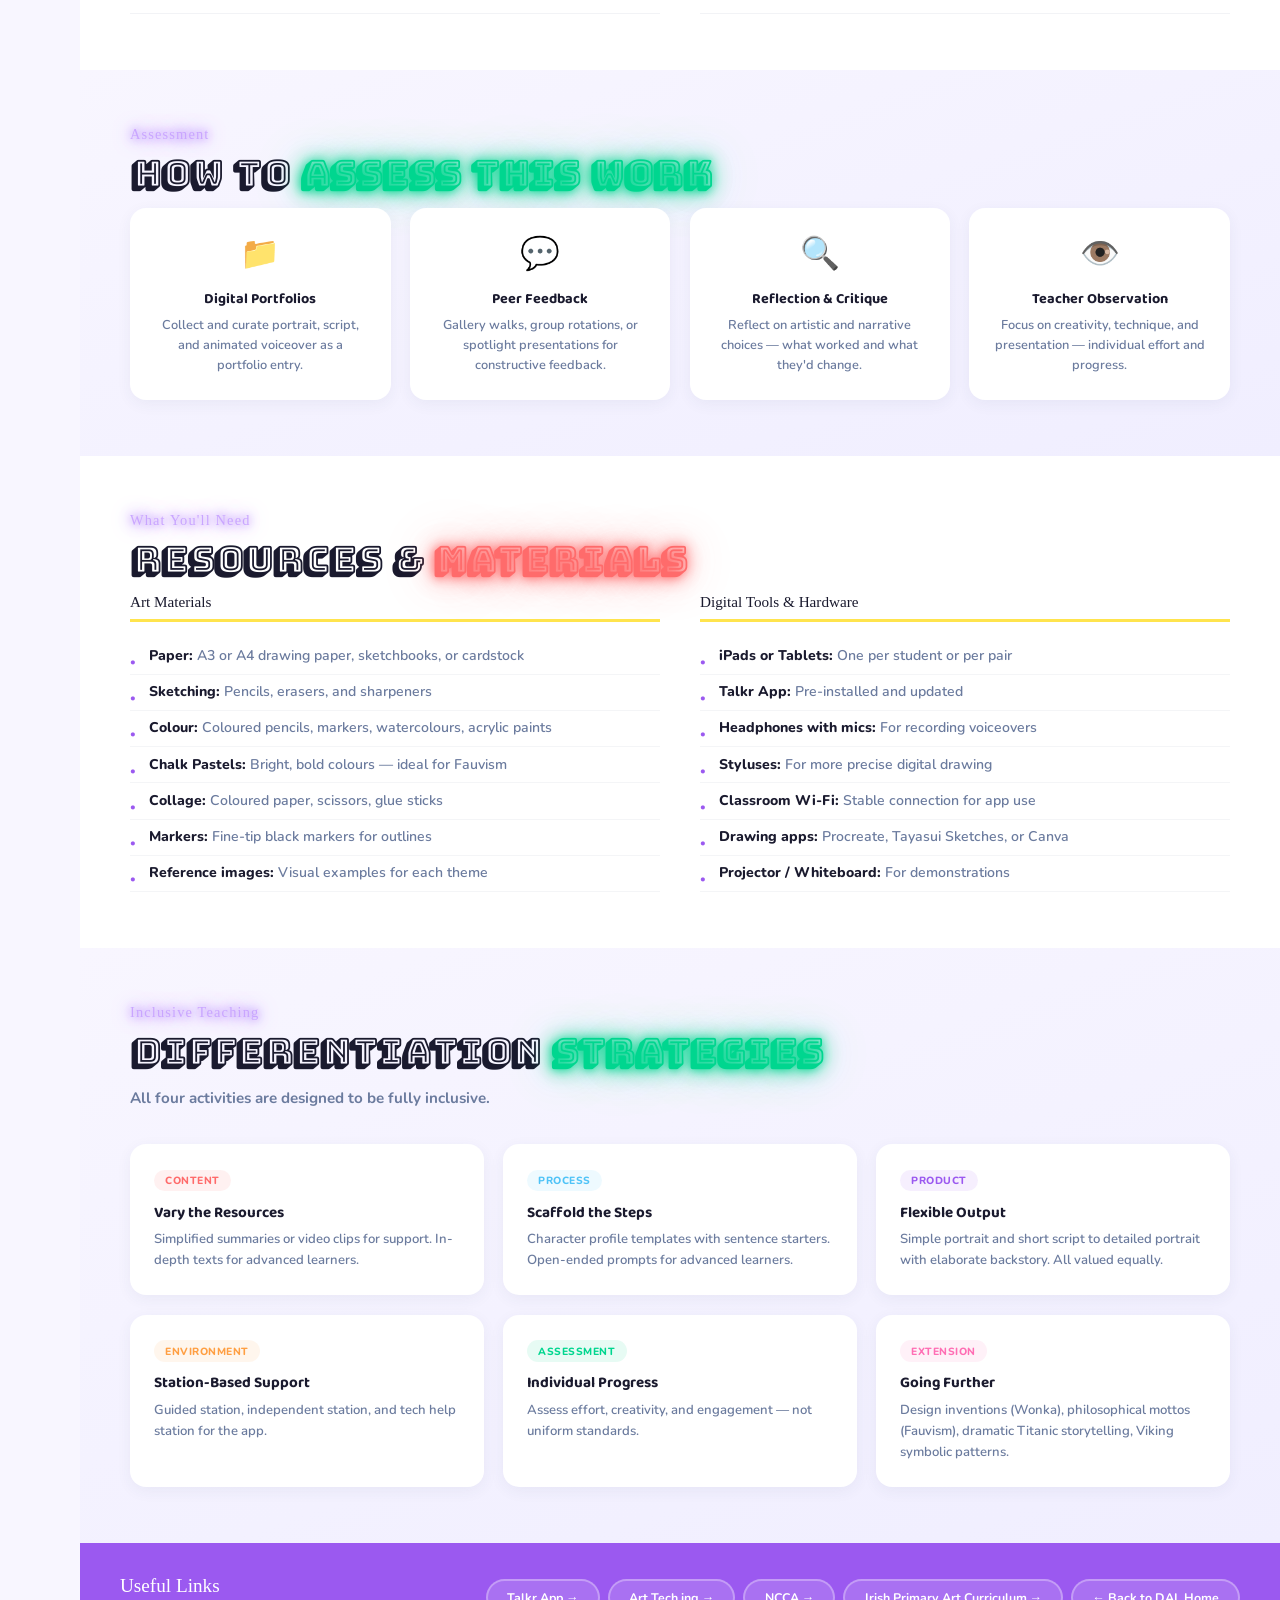
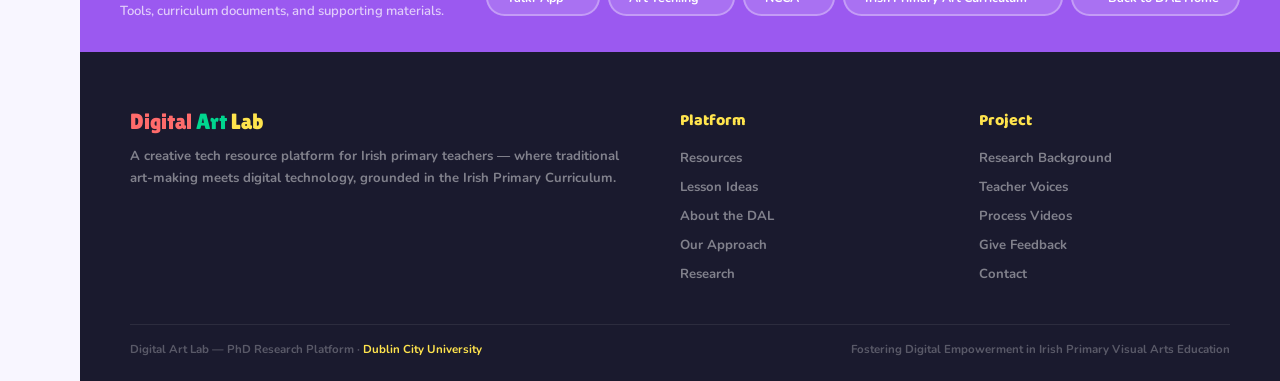
<file: talking-avatar.html>
<!DOCTYPE html>
<html lang="en"><head><meta charset="UTF-8"><meta name="viewport" content="width=device-width, initial-scale=1.0">
<title>Talking Avatar — Digital Art Lab</title>
<link rel="preconnect" href="https://fonts.googleapis.com">
<link href="https://fonts.googleapis.com/css2?family=Baloo+2:wght@600;700;800&family=Nunito:wght@400;600;700;800;900&family=Lilita+One&family=Bungee+Shade&family=Permanent+Marker&family=Cabin+Sketch:wght@700&family=Rubik+Mono+One&display=swap" rel="stylesheet">
<link rel="stylesheet" href="dal-style.css">
<style>
.page-hero{background:linear-gradient(160deg,#9B59F0,#C9A5FF,#E0D0FF)}
.strip{display:grid;grid-template-columns:repeat(4,1fr);background:var(--navy);text-align:center;padding:1.5rem 2.5rem}
.si{display:flex;flex-direction:column;align-items:center;gap:.2rem}.si-icon{font-size:1.5rem}.si-label{font-size:.65rem;font-weight:800;color:rgba(255,255,255,.5);text-transform:uppercase;letter-spacing:.05em}.si-value{font-family:'Permanent Marker',cursive;font-size:1rem;color:var(--yellow)}
.meta-pills{display:flex;flex-wrap:wrap;gap:.5rem;justify-content:center;margin-top:1rem}
.mpill{padding:.3rem .9rem;border-radius:50px;font-size:.72rem;font-weight:800;background:rgba(255,255,255,.2);color:var(--white);backdrop-filter:blur(5px)}
.mpill.hot{background:var(--coral);color:var(--white)}
.obj-grid{display:grid;grid-template-columns:repeat(3,1fr);gap:1.2rem}
.act-tabs{display:flex;gap:.5rem;margin-bottom:2rem;flex-wrap:wrap;position:relative;z-index:2}
.act-tab{padding:.7rem 1.5rem;border-radius:50px;font-family:'Baloo 2',cursive;font-size:1rem;font-weight:700;border:3px solid var(--navy);background:var(--white);color:var(--navy);cursor:pointer;transition:all .2s;box-shadow:0 3px 0 rgba(0,0,0,.1)}
.act-tab:hover{background:var(--yellow);border-color:var(--yellow)}
.act-tab.active{background:var(--purple);color:var(--white);border-color:var(--purple)}
.act-panel{display:none;background:var(--white);border-radius:22px;overflow:hidden;box-shadow:0 6px 25px rgba(44,62,107,.08);position:relative;z-index:2}
.act-panel.active{display:grid;grid-template-columns:1.2fr 1fr}
.ap-left{padding:2rem 2.5rem;border-right:1px solid rgba(44,62,107,.08)}
.ap-right{padding:2rem 2.5rem;background:#FAFAFA}
.act-age{display:inline-block;padding:.25rem .8rem;border-radius:50px;font-size:.72rem;font-weight:800;background:var(--yellow);color:var(--navy);margin-bottom:.6rem}
.act-title{font-family:'Baloo 2',cursive;font-size:1.2rem;font-weight:700;color:var(--navy);margin-bottom:.5rem;line-height:1.3}
.act-obj{font-size:.9rem;color:var(--purple);font-weight:700;margin-bottom:.6rem;line-height:1.5}
.act-body{font-size:.9rem;line-height:1.7;color:#6B7B9E;font-weight:600;margin-bottom:1.2rem}
.tab-dl{padding:1rem;background:#F0F0FF;border-radius:16px;display:flex;align-items:center;justify-content:space-between}
.tab-dl-label{font-weight:700;font-size:.85rem;color:var(--navy)}
.dl-btn{padding:.45rem 1.2rem;border-radius:50px;font-weight:800;font-size:.78rem;background:var(--purple);color:var(--white);transition:all .2s;display:inline-block}.dl-btn:hover{transform:scale(1.05)}
.out-title{font-family:'Baloo 2',cursive;font-weight:700;color:var(--navy);margin-bottom:1rem}
.out-item{display:flex;gap:.8rem;margin-bottom:.8rem;align-items:flex-start}
.out-n{width:26px;height:26px;border-radius:50%;background:var(--purple);color:var(--white);display:flex;align-items:center;justify-content:center;font-size:.72rem;font-weight:800;flex-shrink:0}
.out-t{font-size:.85rem;line-height:1.55;color:#6B7B9E;font-weight:600}.out-t strong{color:var(--navy)}

.steps-grid{display:grid;grid-template-columns:repeat(5,1fr);gap:1rem}
.comp-grid{display:grid;grid-template-columns:repeat(2,1fr);gap:1.2rem}
.comp-card{background:var(--white);border-radius:16px;padding:1.5rem;box-shadow:0 4px 15px rgba(44,62,107,.06);transition:all .2s;display:flex;gap:1rem;align-items:flex-start}
.comp-card:hover{transform:translateY(-3px)}
.comp-card:nth-child(1){border-left:5px solid var(--coral)}.comp-card:nth-child(2){border-left:5px solid var(--blue)}.comp-card:nth-child(3){border-left:5px solid var(--purple)}.comp-card:nth-child(4){border-left:5px solid var(--orange)}
.cci{width:42px;height:42px;border-radius:12px;display:flex;align-items:center;justify-content:center;font-size:1.2rem;flex-shrink:0;background:rgba(155,89,240,.08)}
.cct{font-family:'Baloo 2',cursive;font-weight:700;font-size:.95rem;color:var(--navy);margin-bottom:.2rem}
.ccb{font-size:.82rem;line-height:1.6;color:#6B7B9E;font-weight:600}

.q-grid{display:grid;grid-template-columns:1fr 1fr;gap:2.5rem}
.q-col-title{font-family:'Permanent Marker',cursive;font-size:.95rem;padding-bottom:.5rem;margin-bottom:1rem;border-bottom:3px solid}
.q-col-title.hot{border-color:var(--coral);color:var(--coral)}
.q-col-title.low{border-color:var(--blue);color:var(--blue)}
.q-list{list-style:none}.q-list li{padding:.6rem 0 .6rem 1.2rem;border-bottom:1px solid rgba(44,62,107,.06);font-size:.88rem;line-height:1.6;color:#6B7B9E;font-weight:600;position:relative}
.q-list li::before{content:'→';position:absolute;left:0;color:var(--orange);font-weight:800}

.assess-grid{display:grid;grid-template-columns:repeat(4,1fr);gap:1.2rem}
.assess-card{background:var(--white);border-radius:16px;padding:1.5rem;text-align:center;box-shadow:0 4px 15px rgba(44,62,107,.06);transition:all .2s}
.assess-card:hover{transform:translateY(-4px)}
.assess-icon{font-size:2rem;margin-bottom:.8rem}.assess-title{font-family:'Baloo 2',cursive;font-size:.9rem;font-weight:700;color:var(--navy);margin-bottom:.3rem}
.assess-body{font-size:.8rem;line-height:1.55;color:#6B7B9E;font-weight:600}

.mat-grid{display:grid;grid-template-columns:1fr 1fr;gap:2.5rem}
.mat-col-title{font-family:'Permanent Marker',cursive;font-size:.95rem;color:var(--navy);margin-bottom:1rem;padding-bottom:.5rem;border-bottom:3px solid var(--yellow)}
.mat-list{list-style:none}.mat-list li{padding:.4rem 0 .4rem 1.2rem;font-size:.88rem;line-height:1.6;color:#6B7B9E;font-weight:600;position:relative;border-bottom:1px solid rgba(44,62,107,.05)}
.mat-list li::before{content:'·';position:absolute;left:0;color:var(--purple);font-weight:900;font-size:1.3rem}
.mat-list li strong{color:var(--navy);font-weight:800}

.diff-grid{display:grid;grid-template-columns:repeat(3,1fr);gap:1.2rem}
.diff-card{background:var(--white);border-radius:16px;padding:1.5rem;box-shadow:0 4px 15px rgba(44,62,107,.06);transition:all .2s}
.diff-card:hover{transform:translateY(-4px)}
.dc-tag{display:inline-block;padding:.2rem .7rem;border-radius:50px;font-size:.65rem;font-weight:800;text-transform:uppercase;letter-spacing:.05em;margin-bottom:.6rem}
.diff-card:nth-child(1) .dc-tag{background:#FF6B6B18;color:var(--coral)}.diff-card:nth-child(2) .dc-tag{background:#4FC3F718;color:var(--blue)}.diff-card:nth-child(3) .dc-tag{background:#9B59F018;color:var(--purple)}.diff-card:nth-child(4) .dc-tag{background:#FF9F4318;color:var(--orange)}.diff-card:nth-child(5) .dc-tag{background:#00D68F18;color:var(--green)}.diff-card:nth-child(6) .dc-tag{background:#FF6EB418;color:var(--pink)}
.dc-title{font-family:'Baloo 2',cursive;font-size:.95rem;font-weight:700;color:var(--navy);margin-bottom:.3rem}
.dc-body{font-size:.82rem;line-height:1.6;color:#6B7B9E;font-weight:600}

.links-bar{background:var(--purple);padding:2rem 2.5rem;display:flex;align-items:center;justify-content:space-between;flex-wrap:wrap;gap:1.5rem}
.links-title{font-family:'Permanent Marker',cursive;font-size:1.2rem;color:var(--white)}
.links-list{display:flex;flex-wrap:wrap;gap:.5rem}
.link-btn{padding:.5rem 1.2rem;border-radius:50px;font-weight:700;font-size:.78rem;background:rgba(255,255,255,.15);color:var(--white);border:2px solid rgba(255,255,255,.3);transition:all .2s}
.link-btn:hover{background:var(--white);color:var(--purple)}
.nav-back{font-weight:700;font-size:.82rem;color:var(--purple);padding:.4rem 1rem;border-radius:50px;border:2px solid var(--purple);transition:all .2s;position:relative;z-index:2}
.nav-back:hover{background:var(--purple);color:var(--white)}
@media(max-width:900px){.act-panel.active{grid-template-columns:1fr}.ap-left{border-right:none;border-bottom:1px solid rgba(44,62,107,.08)}.obj-grid,.steps-grid{grid-template-columns:1fr 1fr}.comp-grid,.q-grid,.mat-grid,.diff-grid{grid-template-columns:1fr}.assess-grid{grid-template-columns:1fr 1fr}.strip{grid-template-columns:repeat(2,1fr)}}
@media(max-width:600px){.obj-grid,.steps-grid,.assess-grid{grid-template-columns:1fr}}
</style></head><body>
<aside class="sidebar"><div class="sidebar-logo"><span>DIGITAL</span><span>ART</span><span>LAB</span></div>
<ul class="sidebar-nav"><li><a href="index.html">🏠<span class="tip">Home</span></a></li><li><a href="about.html">💡<span class="tip">About</span></a></li><li><a href="approach.html">🧪<span class="tip">Approach</span></a></li><li><a href="resources.html">📦<span class="tip">Resources</span></a></li><li><a href="talking-avatar.html" class="active">🎤<span class="tip">Lessons</span></a></li><li><a href="research.html">🔬<span class="tip">Research</span></a></li></ul></aside>
<div class="main">
<div class="dcu-bar"><span>Dublin City University · Funded PhD Research · Institute of Education</span><a href="https://www.dcu.ie" target="_blank">dcu.ie →</a></div>
<div class="page-hero"><canvas id="heroBg"></canvas><canvas id="heroAnim" class="anim-canvas"></canvas>
  <div class="hero-content">
    <p style="font-size:.82rem;color:rgba(255,255,255,.8);font-weight:700;margin-bottom:.5rem"><a href="resources.html" style="color:var(--yellow)">Resources</a> / Talking Avatar</p>
    <p style="font-family:'Permanent Marker',cursive;font-size:.85rem;color:rgba(255,255,255,.7);margin-bottom:.5rem">Talkr App · Digital Portrait Making · Cross-Curricular</p>
    <h1>Tool Tutorial — <span class="neon-yellow">Talking Avatar</span></h1>
    <p class="subtitle">Students design a portrait, bring it to life using the Talkr app, and record a voiceover as their character.</p>
    <div class="meta-pills"><span class="mpill hot">Tool: Talkr App</span><span class="mpill">1st – 6th Class</span><span class="mpill">Visual Arts</span><span class="mpill">Digital Literacy</span><span class="mpill">Cross-Curricular</span></div>
  </div>
</div>
<div class="strip"><div class="si"><span class="si-icon">🎯</span><div class="si-label">Activities</div><div class="si-value">4 Lessons</div></div><div class="si"><span class="si-icon">🏫</span><div class="si-label">Class Level</div><div class="si-value">1st – 6th</div></div><div class="si"><span class="si-icon">📱</span><div class="si-label">Digital Tool</div><div class="si-value">Talkr App</div></div><div class="si"><span class="si-icon">🔗</span><div class="si-label">Curriculum</div><div class="si-value">IPC Aligned</div></div></div>

<div class="sec" style="background:var(--white)"><canvas id="s1Bg" style="position:absolute;inset:0;width:100%;height:100%;z-index:0;pointer-events:none"></canvas><div class="inner">
  <p class="sec-tag neon-purple">What This Resource Covers</p><h2 class="sec-h" style="color:var(--navy)">Core <span class="neon-coral">Objectives</span></h2>
  <p class="sec-body">Across all four activities, students build the same core skills — applied to different contexts.</p>
  <div class="obj-grid">
    <div class="pcard"><div class="pi">🎨</div><h3 class="pt">Creating</h3><p class="pb">Design a digital or physical portrait incorporating line, colour, texture — to reflect personality, era, or artistic style.</p></div>
    <div class="pcard"><div class="pi">🎤</div><h3 class="pt">Performing &amp; Presenting</h3><p class="pb">Animate the portrait using the Talkr app and record a voiceover script combining oral language, storytelling, and digital skills.</p></div>
    <div class="pcard"><div class="pi">🔍</div><h3 class="pt">Responding &amp; Connecting</h3><p class="pb">Analyse and critique the character's context. Reflect on creative choices and engage in meaningful peer feedback.</p></div>
  </div>
</div></div>

<div class="sec" style="background:linear-gradient(160deg,#F8F6FF,#F0EEFF)"><canvas id="s2Bg" style="position:absolute;inset:0;width:100%;height:100%;z-index:0;pointer-events:none"></canvas><div class="inner">
  <p class="sec-tag neon-purple">Four Activities</p><h2 class="sec-h" style="color:var(--navy)">Choose <span class="neon-green">a Lesson</span></h2>
  <p class="sec-body">Each activity uses the same Talkr app workflow but applies it to a different theme.</p>
  <div class="act-tabs">
    <button class="act-tab active" onclick="showTab('willy',this)">🍫 Willy Wonka</button>
    <button class="act-tab" onclick="showTab('fauvism',this)">🎨 Fauvism</button>
    <button class="act-tab" onclick="showTab('titanic',this)">🚢 Titanic</button>
    <button class="act-tab" onclick="showTab('viking',this)">⚔️ Vikings</button>
  </div>
  <div class="act-panel active" id="tab-willy"><div class="ap-left"><span class="act-age">1st – 2nd Class</span><h3 class="act-title">Create a Character Profile: Roald Dahl's Willy Wonka</h3><p class="act-obj">Bring a character from Charlie and the Chocolate Factory to life by creating a digital talking portrait.</p><p class="act-body">Students explore the character of Willy Wonka by creating a visual and narrative character profile. They design a portrait incorporating his unique traits and whimsical personality, then bring it to life using the Talkr app to animate and record a voiceover.</p><div class="tab-dl"><span class="tab-dl-label">Lesson Plan PDF</span><a href="lesson-willy-wonka.pdf" download class="dl-btn">↓ Download</a></div></div><div class="ap-right"><p class="out-title">Learning Outcomes</p><div class="out-item"><span class="out-n">1</span><p class="out-t"><strong>Creative Expression:</strong> Students produce a personalised portrait showcasing eccentric and imaginative traits.</p></div><div class="out-item"><span class="out-n">2</span><p class="out-t"><strong>Literary Understanding:</strong> Students demonstrate understanding of character and role in the story.</p></div><div class="out-item"><span class="out-n">3</span><p class="out-t"><strong>Digital Literacy:</strong> Students use animation and voice recording tools to bring their portrayal to life.</p></div><div class="out-item"><span class="out-n">4</span><p class="out-t"><strong>Communication Skills:</strong> Students craft and share a narrative voiceover reflecting the character's personality.</p></div><div class="out-item"><span class="out-n">5</span><p class="out-t"><strong>Reflective Learning:</strong> Students reflect on how artistic and narrative choices capture the character's essence.</p></div></div></div>
  <div class="act-panel" id="tab-fauvism"><div class="ap-left"><span class="act-age">3rd – 4th Class</span><h3 class="act-title">Create an Artist Profile: The Movement of Fauvism</h3><p class="act-obj">Using the Talkr app, create a digital character profile of a Fauvist artist.</p><p class="act-body">Students explore bold Fauvism by creating a fictional artist. They design a portrait using exaggerated colours and simplified forms, then animate and record a voiceover expressing their character's artistic philosophy.</p><div class="tab-dl"><span class="tab-dl-label">Lesson Plan PDF</span><a href="lesson-fauvism.pdf" download class="dl-btn">↓ Download</a></div></div><div class="ap-right"><p class="out-title">Learning Outcomes</p><div class="out-item"><span class="out-n">1</span><p class="out-t"><strong>Creative Expression:</strong> A vivid Fauvist-inspired portrait capturing the movement's style.</p></div><div class="out-item"><span class="out-n">2</span><p class="out-t"><strong>Art Historical Understanding:</strong> Knowledge of Fauvism — bold colours, simplified forms, emotional expression.</p></div><div class="out-item"><span class="out-n">3</span><p class="out-t"><strong>Digital Literacy:</strong> Using animation and voice recording to bring a Fauvist artist to life.</p></div><div class="out-item"><span class="out-n">4</span><p class="out-t"><strong>Communication Skills:</strong> Articulating the artist's backstory and philosophy through voiceover.</p></div><div class="out-item"><span class="out-n">5</span><p class="out-t"><strong>Reflective Learning:</strong> Reflecting on artistic choices and the emotional impact of Fauvist techniques.</p></div></div></div>
  <div class="act-panel" id="tab-titanic"><div class="ap-left"><span class="act-age">3rd – 4th Class</span><h3 class="act-title">Create a Titanic Passenger Profile</h3><p class="act-obj">Create a digital talking portrait of an imaginary Titanic passenger.</p><p class="act-body">Students create a fictional Titanic passenger combining historical context with creative storytelling. They design a digital portrait considering class, background, and motivations, then animate their character using the Talkr app.</p><div class="tab-dl"><span class="tab-dl-label">Lesson Plan PDF</span><a href="lesson-titanic.pdf" download class="dl-btn">↓ Download</a></div></div><div class="ap-right"><p class="out-title">Learning Outcomes</p><div class="out-item"><span class="out-n">1</span><p class="out-t"><strong>Creative Expression:</strong> A personalised Titanic character portrait reflecting the era.</p></div><div class="out-item"><span class="out-n">2</span><p class="out-t"><strong>Historical Understanding:</strong> Knowledge of the Titanic's social structure and significance.</p></div><div class="out-item"><span class="out-n">3</span><p class="out-t"><strong>Digital Literacy:</strong> Using digital drawing and animation tools.</p></div><div class="out-item"><span class="out-n">4</span><p class="out-t"><strong>Communication Skills:</strong> Crafting a backstory through recorded voiceover.</p></div><div class="out-item"><span class="out-n">5</span><p class="out-t"><strong>Reflective Learning:</strong> Connecting creative work to historical themes.</p></div></div></div>
  <div class="act-panel" id="tab-viking"><div class="ap-left"><span class="act-age">5th – 6th Class</span><h3 class="act-title">Create a Viking Warrior Profile</h3><p class="act-obj">Bring a Viking warrior character to life with a digital talking portrait.</p><p class="act-body">Students create a Viking warrior, explorer, or craftsperson — combining historical understanding with artistic expression. They design and paint a portrait then bring the character to life with the Talkr app.</p><div class="tab-dl"><span class="tab-dl-label">Lesson Plan PDF</span><a href="lesson-vikings.pdf" download class="dl-btn">↓ Download</a></div></div><div class="ap-right"><p class="out-title">Learning Outcomes</p><div class="out-item"><span class="out-n">1</span><p class="out-t"><strong>Creative Expression:</strong> A unique Viking character portrait with bold artistic choices.</p></div><div class="out-item"><span class="out-n">2</span><p class="out-t"><strong>Historical Understanding:</strong> Knowledge of Viking roles, culture, and motivations.</p></div><div class="out-item"><span class="out-n">3</span><p class="out-t"><strong>Digital Literacy:</strong> Animating and voicing a character, combining traditional art with technology.</p></div><div class="out-item"><span class="out-n">4</span><p class="out-t"><strong>Communication Skills:</strong> Presenting the character to peers.</p></div><div class="out-item"><span class="out-n">5</span><p class="out-t"><strong>Reflective Learning:</strong> Connecting art and history through creative choices.</p></div></div></div>
</div></div>

<div class="sec" style="background:var(--white)"><div class="inner">
  <p class="sec-tag neon-purple">The Activity Workflow</p><h2 class="sec-h" style="color:var(--navy)">Five Steps — <span class="neon-coral">Every Activity</span></h2>
  <p class="sec-body">The same five-step process works across all four activities.</p>
  <div class="steps-grid">
    <div class="scard"><div class="sn">01</div><h4>Choose Your Character</h4><p>Pick a character, historical figure, or artist. Consider their personality and background.</p></div>
    <div class="scard"><div class="sn">02</div><h4>Design the Portrait</h4><p>Draw or create a digital image — physical art materials, apps, or a combination.</p></div>
    <div class="scard"><div class="sn">03</div><h4>Set Up the Avatar</h4><p>Import your portrait into the Talkr app. Set up animation — eyes, mouth, facial movement.</p></div>
    <div class="scard"><div class="sn">04</div><h4>Record the Voiceover</h4><p>Write a short script and record it in character.</p></div>
    <div class="scard"><div class="sn">05</div><h4>Share Your Work</h4><p>Play your talking portrait. Engage in peer feedback, gallery walks, or a showcase.</p></div>
  </div>
</div></div>

<div class="sec" style="background:linear-gradient(160deg,#F8F6FF,#F0EEFF)"><div class="inner">
  <p class="sec-tag neon-purple">Key Competencies</p><h2 class="sec-h" style="color:var(--navy)">What Students <span class="neon-green">Develop</span></h2>
  <p class="sec-body">Competencies across multiple areas of the new Irish Primary Curriculum.</p>
  <div class="comp-grid">
    <div class="comp-card"><div class="cci">💡</div><div><div class="cct">Being Creative</div><p class="ccb">Encourages imaginative thinking, innovative use of digital tools, and creative problem-solving.</p></div></div>
    <div class="comp-card"><div class="cci">🗣️</div><div><div class="cct">Being a Communicator</div><p class="ccb">The voiceover develops oral communication — clarity, expressive language, and presentation.</p></div></div>
    <div class="comp-card"><div class="cci">📱</div><div><div class="cct">Being a Digital Learner</div><p class="ccb">Hands-on experience with animation and voice recording tools.</p></div></div>
    <div class="comp-card"><div class="cci">🌍</div><div><div class="cct">Cultural &amp; Cross-Curricular</div><p class="ccb">Engaging with history, literacy, SPHE, and cultural awareness.</p></div></div>
  </div>
</div></div>

<div class="sec" style="background:var(--white)"><div class="inner">
  <p class="sec-tag neon-purple">Classroom Discussion</p><h2 class="sec-h" style="color:var(--navy)">Key Thinking <span class="neon-coral">Questions</span></h2>
  <div class="q-grid"><div><p class="q-col-title hot">Higher-Order Thinking</p><ul class="q-list"><li>Why do you think this character acts the way they do?</li><li>If your character could give advice today, what would they say?</li><li>How might your character's experiences have changed them?</li><li>What emotions did you try to show through your artistic choices?</li><li>How could art and technology help us understand historical figures?</li><li>If you could meet your character, what would you ask them?</li><li>How might their story differ if they lived today?</li></ul></div><div><p class="q-col-title low">Lower-Order Thinking</p><ul class="q-list"><li>Who is your character? What do they look like?</li><li>What is their name and where do they come from?</li><li>What do they do? What is their job or role?</li><li>What colours did you use and why?</li><li>What does your character say in their voiceover?</li><li>What materials did you use to create your portrait?</li><li>What did you enjoy most about this activity?</li></ul></div></div>
</div></div>

<div class="sec" style="background:linear-gradient(160deg,#F8F6FF,#F0EEFF)"><div class="inner">
  <p class="sec-tag neon-purple">Assessment</p><h2 class="sec-h" style="color:var(--navy)">How to <span class="neon-green">Assess This Work</span></h2>
  <div class="assess-grid">
    <div class="assess-card"><div class="assess-icon">📁</div><h4 class="assess-title">Digital Portfolios</h4><p class="assess-body">Collect and curate portrait, script, and animated voiceover as a portfolio entry.</p></div>
    <div class="assess-card"><div class="assess-icon">💬</div><h4 class="assess-title">Peer Feedback</h4><p class="assess-body">Gallery walks, group rotations, or spotlight presentations for constructive feedback.</p></div>
    <div class="assess-card"><div class="assess-icon">🔍</div><h4 class="assess-title">Reflection &amp; Critique</h4><p class="assess-body">Reflect on artistic and narrative choices — what worked and what they'd change.</p></div>
    <div class="assess-card"><div class="assess-icon">👁️</div><h4 class="assess-title">Teacher Observation</h4><p class="assess-body">Focus on creativity, technique, and presentation — individual effort and progress.</p></div>
  </div>
</div></div>

<div class="sec" style="background:var(--white)"><div class="inner">
  <p class="sec-tag neon-purple">What You'll Need</p><h2 class="sec-h" style="color:var(--navy)">Resources &amp; <span class="neon-coral">Materials</span></h2>
  <div class="mat-grid"><div><p class="mat-col-title">Art Materials</p><ul class="mat-list"><li><strong>Paper:</strong> A3 or A4 drawing paper, sketchbooks, or cardstock</li><li><strong>Sketching:</strong> Pencils, erasers, and sharpeners</li><li><strong>Colour:</strong> Coloured pencils, markers, watercolours, acrylic paints</li><li><strong>Chalk Pastels:</strong> Bright, bold colours — ideal for Fauvism</li><li><strong>Collage:</strong> Coloured paper, scissors, glue sticks</li><li><strong>Markers:</strong> Fine-tip black markers for outlines</li><li><strong>Reference images:</strong> Visual examples for each theme</li></ul></div><div><p class="mat-col-title">Digital Tools &amp; Hardware</p><ul class="mat-list"><li><strong>iPads or Tablets:</strong> One per student or per pair</li><li><strong>Talkr App:</strong> Pre-installed and updated</li><li><strong>Headphones with mics:</strong> For recording voiceovers</li><li><strong>Styluses:</strong> For more precise digital drawing</li><li><strong>Classroom Wi-Fi:</strong> Stable connection for app use</li><li><strong>Drawing apps:</strong> Procreate, Tayasui Sketches, or Canva</li><li><strong>Projector / Whiteboard:</strong> For demonstrations</li></ul></div></div>
</div></div>

<div class="sec" style="background:linear-gradient(160deg,#F8F6FF,#F0EEFF)"><div class="inner">
  <p class="sec-tag neon-purple">Inclusive Teaching</p><h2 class="sec-h" style="color:var(--navy)">Differentiation <span class="neon-green">Strategies</span></h2>
  <p class="sec-body">All four activities are designed to be fully inclusive.</p>
  <div class="diff-grid">
    <div class="diff-card"><span class="dc-tag">Content</span><h4 class="dc-title">Vary the Resources</h4><p class="dc-body">Simplified summaries or video clips for support. In-depth texts for advanced learners.</p></div>
    <div class="diff-card"><span class="dc-tag">Process</span><h4 class="dc-title">Scaffold the Steps</h4><p class="dc-body">Character profile templates with sentence starters. Open-ended prompts for advanced learners.</p></div>
    <div class="diff-card"><span class="dc-tag">Product</span><h4 class="dc-title">Flexible Output</h4><p class="dc-body">Simple portrait and short script to detailed portrait with elaborate backstory. All valued equally.</p></div>
    <div class="diff-card"><span class="dc-tag">Environment</span><h4 class="dc-title">Station-Based Support</h4><p class="dc-body">Guided station, independent station, and tech help station for the app.</p></div>
    <div class="diff-card"><span class="dc-tag">Assessment</span><h4 class="dc-title">Individual Progress</h4><p class="dc-body">Assess effort, creativity, and engagement — not uniform standards.</p></div>
    <div class="diff-card"><span class="dc-tag">Extension</span><h4 class="dc-title">Going Further</h4><p class="dc-body">Design inventions (Wonka), philosophical mottos (Fauvism), dramatic Titanic storytelling, Viking symbolic patterns.</p></div>
  </div>
</div></div>

<div class="links-bar"><div><p class="links-title">Useful Links</p><p style="font-size:.82rem;color:rgba(255,255,255,.7);margin-top:.3rem;font-weight:600">Tools, curriculum documents, and supporting materials.</p></div><div class="links-list"><a href="https://talkrapp.com/" target="_blank" class="link-btn">Talkr App →</a><a href="https://sites.google.com/view/art-tech-ing/home" target="_blank" class="link-btn">Art Tech.ing →</a><a href="https://www.ncca.ie" target="_blank" class="link-btn">NCCA →</a><a href="https://www.curriculumonline.ie/primary/curriculum-areas/arts-education/visual-arts/" target="_blank" class="link-btn">Irish Primary Art Curriculum →</a><a href="index.html" class="link-btn">← Back to DAL Home</a></div></div>

<footer><div class="footer-grid"><div><div class="f-logo"><span class="c1">Digital </span><span class="c2">Art </span><span class="c3">Lab</span></div><p class="f-desc">A creative tech resource platform for Irish primary teachers — where traditional art-making meets digital technology, grounded in the Irish Primary Curriculum.</p></div><div><p class="f-heading">Platform</p><ul class="f-links"><li><a href="resources.html">Resources</a></li><li><a href="talking-avatar.html">Lesson Ideas</a></li><li><a href="about.html">About the DAL</a></li><li><a href="approach.html">Our Approach</a></li><li><a href="research.html">Research</a></li></ul></div><div><p class="f-heading">Project</p><ul class="f-links"><li><a href="research.html">Research Background</a></li><li><a href="#">Teacher Voices</a></li><li><a href="#">Process Videos</a></li><li><a href="#">Give Feedback</a></li><li><a href="#">Contact</a></li></ul></div></div><div class="f-bottom"><p>Digital Art Lab — PhD Research Platform · <a href="https://www.dcu.ie" target="_blank">Dublin City University</a></p><p>Fostering Digital Empowerment in Irish Primary Visual Arts Education</p></div></footer>
</div>
<script src="dal-art.js"></script>
<script>
function showTab(id,btn){document.querySelectorAll('.act-panel').forEach(p=>p.classList.remove('active'));document.querySelectorAll('.act-tab').forEach(t=>t.classList.remove('active'));document.getElementById('tab-'+id).classList.add('active');btn.classList.add('active');}
function init(){
  paintSection('heroBg',['#ffffff','#FFE44D','#FF6B6B','#00D68F','#4FC3F7']);
  paintSection('s1Bg',['#9B59F008','#FF6B6B08','#FFE44D08','#00D68F08']);
  paintSection('s2Bg',['#9B59F008','#FF6B6B08','#FFE44D08','#00D68F08']);
  initAnimatedOverlay('heroAnim');
}
window.addEventListener('load',init);window.addEventListener('resize',()=>{clearTimeout(window._rt);window._rt=setTimeout(init,200);});
</script></body></html>
</file>
<file: dal-style.css>
/* ====== DAL SHARED STYLES v2 ====== */
:root {
  --purple:#9B59F0;--purple-dark:#7B3FD0;--purple-light:#C9A5FF;
  --green:#00D68F;--green-dark:#00B876;--blue:#4FC3F7;--blue-dark:#0097D4;
  --coral:#FF6B6B;--coral-dark:#E04545;--yellow:#FFE44D;--yellow-dark:#E6C800;
  --orange:#FF9F43;--pink:#FF6EB4;--navy:#1A1A2E;--white:#FFFFFF;--bg:#F8F6FF;
}
*,*::before,*::after{box-sizing:border-box;margin:0;padding:0}
html{scroll-behavior:smooth}
body{font-family:'Nunito',sans-serif;background:var(--bg);color:var(--navy);overflow-x:hidden}
a{text-decoration:none;color:inherit}

/* ====== SIDEBAR ====== */
.sidebar{position:fixed;left:0;top:0;bottom:0;width:80px;background:var(--white);z-index:200;display:flex;flex-direction:column;align-items:center;padding:1rem 0;box-shadow:4px 0 20px rgba(0,0,0,.06)}
.sidebar::after{content:'';position:absolute;right:0;top:0;bottom:0;width:6px;background:var(--purple)}
.sidebar-logo{font-family:'Cabin Sketch',cursive;font-size:.7rem;text-align:center;line-height:1.3;color:var(--navy);margin-bottom:1.5rem;letter-spacing:.05em;font-weight:700}
.sidebar-logo span{display:block}
.sidebar-nav{display:flex;flex-direction:column;align-items:center;gap:.3rem;list-style:none;flex:1}
.sidebar-nav a{width:52px;height:52px;border-radius:50%;display:flex;align-items:center;justify-content:center;font-size:1.5rem;transition:all .25s;position:relative;color:var(--navy)}
.sidebar-nav a:hover{background:var(--purple-light);transform:scale(1.15)}
.sidebar-nav a.active{background:#E8E0F0}
.sidebar-nav a .tip{position:absolute;left:68px;background:var(--navy);color:var(--white);padding:.3rem .8rem;border-radius:8px;font-size:.68rem;font-weight:800;white-space:nowrap;opacity:0;pointer-events:none;transition:all .2s;transform:translateX(-5px);z-index:999}
.sidebar-nav a:hover .tip{opacity:1;transform:translateX(0)}

.main{margin-left:80px}
.dcu-bar{background:var(--navy);padding:.5rem 2.5rem;display:flex;align-items:center;justify-content:space-between;font-size:.72rem;color:rgba(255,255,255,.65);font-weight:700}
.dcu-bar a{color:var(--yellow)}

/* ====== PAGE HERO ====== */
.page-hero{position:relative;padding:4rem 2.5rem 3rem;text-align:center;overflow:hidden}
.page-hero canvas{position:absolute;inset:0;width:100%;height:100%;z-index:0;pointer-events:none}
.page-hero .hero-content{position:relative;z-index:2}
.page-hero h1{font-family:'Bungee Shade',cursive;font-size:clamp(1.8rem,4.5vw,3.2rem);color:var(--white);margin-bottom:.8rem;line-height:1;text-shadow:3px 3px 0 rgba(0,0,0,.15),6px 6px 0 rgba(0,0,0,.08)}
.page-hero .subtitle{font-family:'Permanent Marker',cursive;font-size:clamp(.9rem,1.8vw,1.3rem);color:rgba(255,255,255,.9);max-width:650px;margin:.5rem auto 0;line-height:1.6}

/* ====== NEON TEXT ====== */
.neon-coral{color:#FF6B6B;text-shadow:0 0 10px #FF6B6B,0 0 20px #FF6B6B,0 0 40px #FF6B6B55,0 0 80px #FF6B6B33;animation:neonPulse 2s ease-in-out infinite}
.neon-green{color:#00D68F;text-shadow:0 0 10px #00D68F,0 0 20px #00D68F,0 0 40px #00D68F55,0 0 80px #00D68F33;animation:neonPulse 2.5s ease-in-out infinite .3s}
.neon-yellow{color:#FFE44D;text-shadow:0 0 10px #FFE44D,0 0 20px #FFE44D,0 0 40px #FFE44D55,0 0 80px #FFE44D33;animation:neonPulse 2s ease-in-out infinite .6s}
.neon-blue{color:#4FC3F7;text-shadow:0 0 10px #4FC3F7,0 0 20px #4FC3F7,0 0 40px #4FC3F755,0 0 80px #4FC3F733;animation:neonPulse 2.2s ease-in-out infinite .2s}
.neon-purple{color:#C9A5FF;text-shadow:0 0 10px #9B59F0,0 0 20px #9B59F0,0 0 40px #9B59F055,0 0 80px #9B59F033;animation:neonPulse 2.3s ease-in-out infinite .5s}
@keyframes neonPulse{0%,100%{filter:brightness(1)}50%{filter:brightness(1.3)}}
@keyframes neonFlicker{0%,19%,21%,23%,25%,54%,56%,100%{opacity:1}20%,24%,55%{opacity:.6}}

/* ====== CONTENT SECTIONS ====== */
.sec{position:relative;padding:3.5rem 2.5rem;overflow:hidden}
.sec canvas{position:absolute;inset:0;width:100%;height:100%;z-index:0;pointer-events:none}
.sec .inner{position:relative;z-index:1;max-width:1100px;margin:0 auto}
.sec-tag{font-family:'Permanent Marker',cursive;font-size:.9rem;letter-spacing:.08em;margin-bottom:.5rem}
.sec-h{font-family:'Bungee Shade',cursive;font-size:clamp(1.4rem,3vw,2.2rem);margin-bottom:.6rem}
.sec-body{font-size:.95rem;line-height:1.7;color:#6B7B9E;max-width:600px;font-weight:700;margin-bottom:2rem}

/* ====== ANIMATED OVERLAY ====== */
.anim-canvas{position:absolute;inset:0;width:100%;height:100%;z-index:1;pointer-events:none}

/* ====== BUTTONS ====== */
.btn{padding:.85rem 2rem;border-radius:50px;font-family:'Baloo 2',cursive;font-size:1.05rem;font-weight:800;border:none;cursor:pointer;transition:all .25s;display:inline-flex;align-items:center;gap:.5rem;box-shadow:0 4px 0 rgba(0,0,0,.2)}
.btn:hover{transform:translateY(-3px);box-shadow:0 7px 0 rgba(0,0,0,.15)}
.btn:active{transform:translateY(1px);box-shadow:0 2px 0 rgba(0,0,0,.2)}
.btn-white{background:var(--white);color:var(--navy)}
.btn-green{background:var(--green);color:var(--white)}
.btn-coral{background:var(--coral);color:var(--white)}
.btn-navy{background:var(--navy);color:var(--white)}
.btn-purple{background:var(--purple);color:var(--white)}

/* ====== CARDS ====== */
.card{background:var(--white);border-radius:22px;overflow:hidden;transition:all .3s cubic-bezier(.34,1.56,.64,1);box-shadow:0 5px 0 rgba(0,0,0,.1),0 10px 30px rgba(0,0,0,.08)}
.card:hover{transform:translateY(-10px) scale(1.03);box-shadow:0 12px 0 rgba(0,0,0,.08),0 20px 45px rgba(0,0,0,.12)}

/* Feature cards with left border */
.fcard{padding:1.2rem 1.4rem;border-radius:16px;display:flex;gap:.9rem;align-items:flex-start;transition:all .25s;cursor:default}
.fcard:hover{transform:translateX(8px)}
.fcard .fi{font-size:1.4rem;flex-shrink:0}
.fcard .ft{font-family:'Baloo 2',cursive;font-weight:800;font-size:.9rem;color:var(--navy);margin-bottom:.1rem}
.fcard .fb{font-size:.8rem;line-height:1.55;color:#6B7B9E;font-weight:700}
.fcard:nth-child(1){background:#FF6B6B10;border-left:6px solid var(--coral)}
.fcard:nth-child(2){background:#4FC3F710;border-left:6px solid var(--blue)}
.fcard:nth-child(3){background:#9B59F010;border-left:6px solid var(--purple)}
.fcard:nth-child(4){background:#FFE44D15;border-left:6px solid var(--yellow)}
.fcard:nth-child(5){background:#00D68F10;border-left:6px solid var(--green)}
.fcard:nth-child(6){background:#FF6EB410;border-left:6px solid var(--pink)}

/* Principle cards */
.pcard{background:var(--white);border-radius:22px;padding:2rem 1.8rem;text-align:center;box-shadow:0 6px 25px rgba(44,62,107,.07);transition:all .25s;position:relative;overflow:hidden}
.pcard:hover{transform:translateY(-6px);box-shadow:0 12px 35px rgba(44,62,107,.12)}
.pcard::before{content:'';position:absolute;top:0;left:0;right:0;height:6px}
.pcard:nth-child(1)::before{background:var(--coral)}.pcard:nth-child(2)::before{background:var(--green)}.pcard:nth-child(3)::before{background:var(--purple)}
.pcard .pi{font-size:2.5rem;margin-bottom:.8rem}
.pcard .pt{font-family:'Baloo 2',cursive;font-size:1.1rem;font-weight:700;color:var(--navy);margin-bottom:.5rem}
.pcard .pb{font-size:.88rem;line-height:1.65;color:#6B7B9E;font-weight:600}

/* Step cards */
.scard{background:var(--white);border-radius:22px;padding:1.8rem 1.4rem;text-align:center;box-shadow:0 5px 20px rgba(44,62,107,.06);transition:all .25s}
.scard:hover{transform:translateY(-6px)}
.scard .sn{width:48px;height:48px;border-radius:50%;display:flex;align-items:center;justify-content:center;font-family:'Bungee Shade',cursive;font-size:1rem;color:var(--white);margin:0 auto .8rem}
.scard:nth-child(1) .sn{background:var(--coral)}.scard:nth-child(2) .sn{background:var(--green)}.scard:nth-child(3) .sn{background:var(--purple)}.scard:nth-child(4) .sn{background:var(--orange)}.scard:nth-child(5) .sn{background:var(--blue)}
.scard h4{font-family:'Baloo 2',cursive;font-size:.95rem;font-weight:700;color:var(--navy);margin-bottom:.4rem}
.scard p{font-size:.82rem;line-height:1.55;color:#6B7B9E;font-weight:600}

/* Tags */
.tag-cloud{display:flex;flex-wrap:wrap;gap:.5rem;margin-top:1rem}
.tag{padding:.35rem .9rem;border-radius:50px;font-weight:900;font-size:.75rem;border:3px solid;transition:all .25s;cursor:default}
.tag:hover{transform:scale(1.1) rotate(-3deg)}
.tag:nth-child(1){border-color:var(--coral);color:var(--coral)}.tag:nth-child(2){border-color:var(--blue);color:var(--blue)}.tag:nth-child(3){border-color:var(--purple);color:var(--purple)}.tag:nth-child(4){border-color:var(--orange);color:var(--orange)}.tag:nth-child(5){border-color:var(--green);color:var(--green)}.tag:nth-child(6){border-color:var(--pink);color:var(--pink)}

/* ====== FOOTER ====== */
footer{background:var(--navy);color:var(--white);padding:3.5rem 2.5rem 1.5rem}
.footer-grid{display:grid;grid-template-columns:2fr 1fr 1fr;gap:3rem;max-width:1100px;margin:0 auto 2rem}
.f-logo{font-family:'Lilita One',cursive;font-size:1.4rem;margin-bottom:.7rem}.f-logo .c1{color:var(--coral)}.f-logo .c2{color:var(--green)}.f-logo .c3{color:var(--yellow)}
.f-desc{font-size:.82rem;line-height:1.7;color:rgba(255,255,255,.45);font-weight:700}
.f-heading{font-family:'Baloo 2',cursive;font-weight:800;color:var(--yellow);margin-bottom:.8rem}
.f-links{list-style:none}.f-links li{margin-bottom:.45rem}.f-links a{font-size:.82rem;color:rgba(255,255,255,.45);font-weight:700;transition:color .2s}.f-links a:hover{color:var(--yellow)}
.f-bottom{border-top:1px solid rgba(255,255,255,.08);padding-top:1rem;display:flex;justify-content:space-between;flex-wrap:wrap;gap:.5rem;max-width:1100px;margin:0 auto;font-size:.72rem;color:rgba(255,255,255,.28);font-weight:700}.f-bottom a{color:var(--yellow)}

/* ====== RESPONSIVE ====== */
@media(max-width:900px){
  .sidebar{width:58px}.sidebar-nav a{width:40px;height:40px;font-size:1.1rem}.main{margin-left:58px}
  .footer-grid{grid-template-columns:1fr}.page-hero,.sec{padding:2.5rem 1.2rem}
}
@media(max-width:600px){.sidebar{display:none}.main{margin-left:0}}

/* ====== ANIMATIONS ====== */
@keyframes fadeUp{from{opacity:0;transform:translateY(25px)}to{opacity:1;transform:translateY(0)}}
.fade-in{animation:fadeUp .8s ease both}
.fd1{animation-delay:.1s}.fd2{animation-delay:.2s}.fd3{animation-delay:.3s}.fd4{animation-delay:.4s}.fd5{animation-delay:.5s}
</file>
